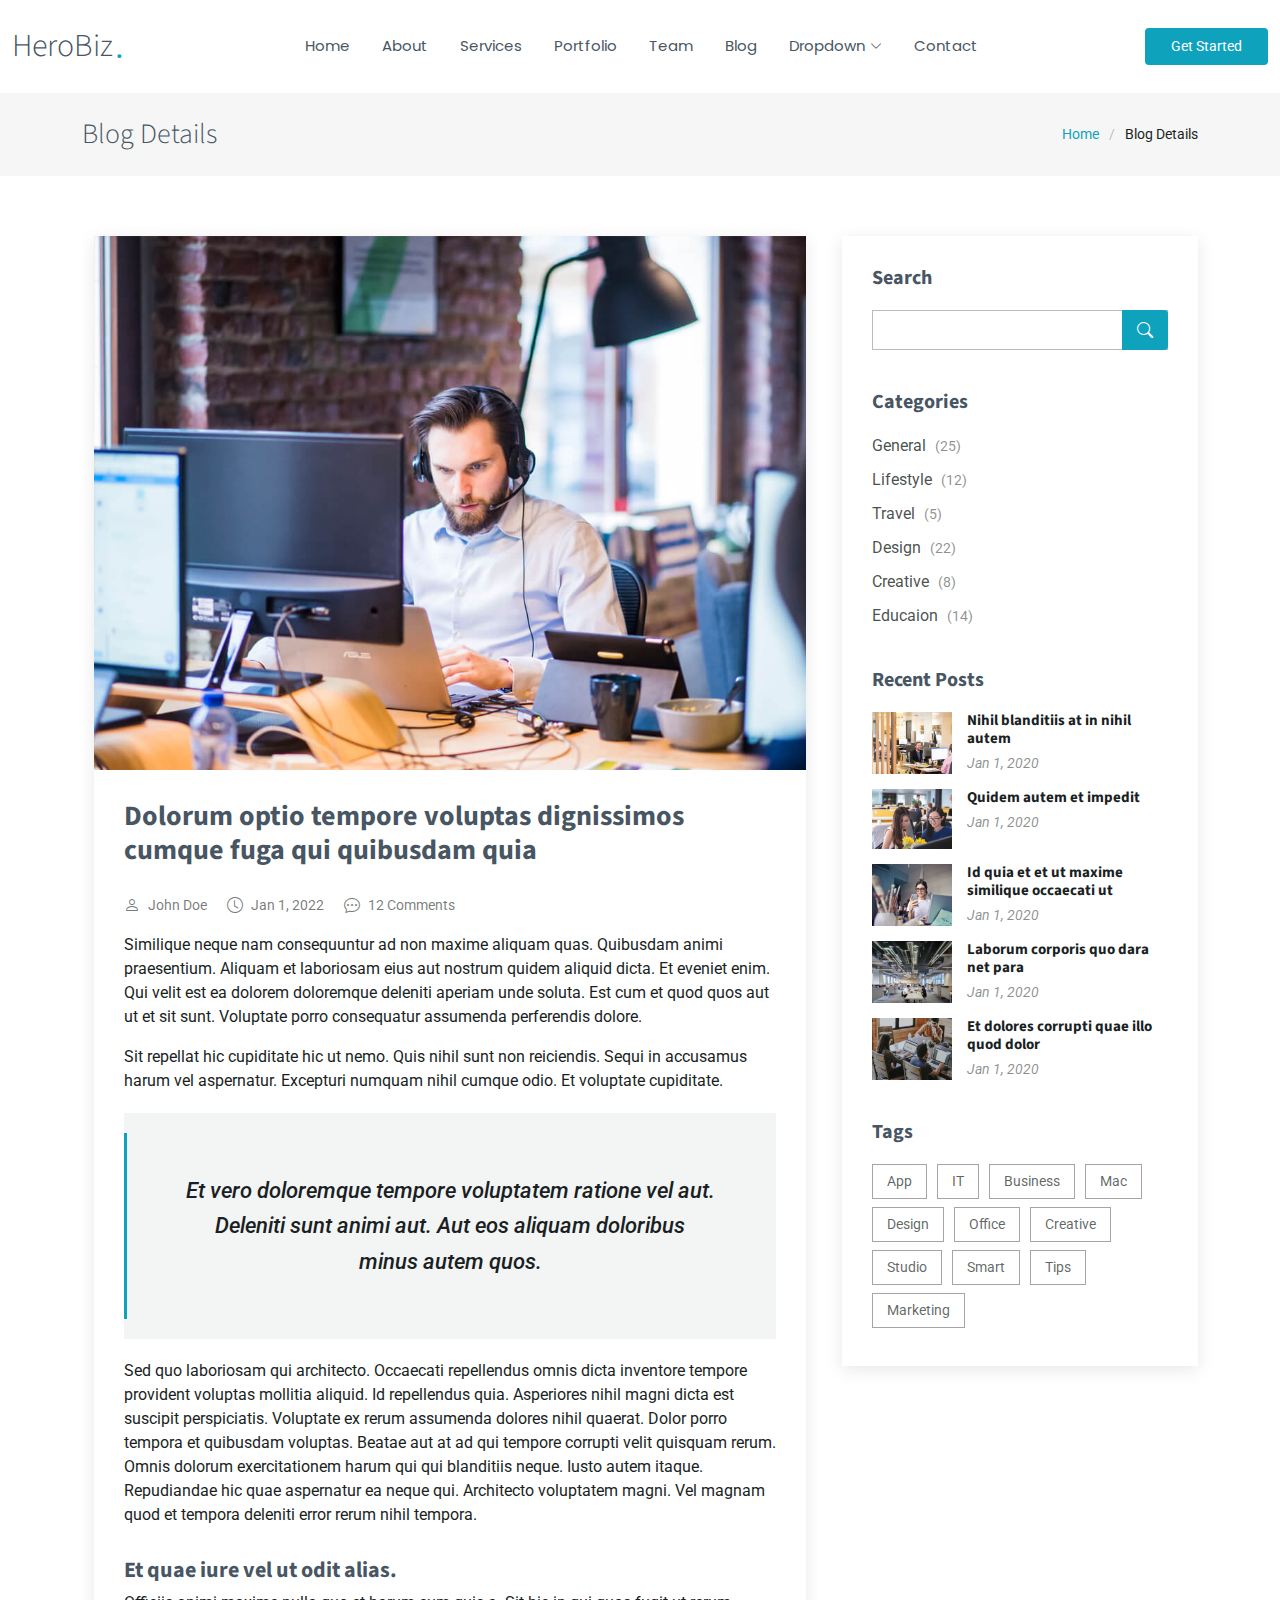
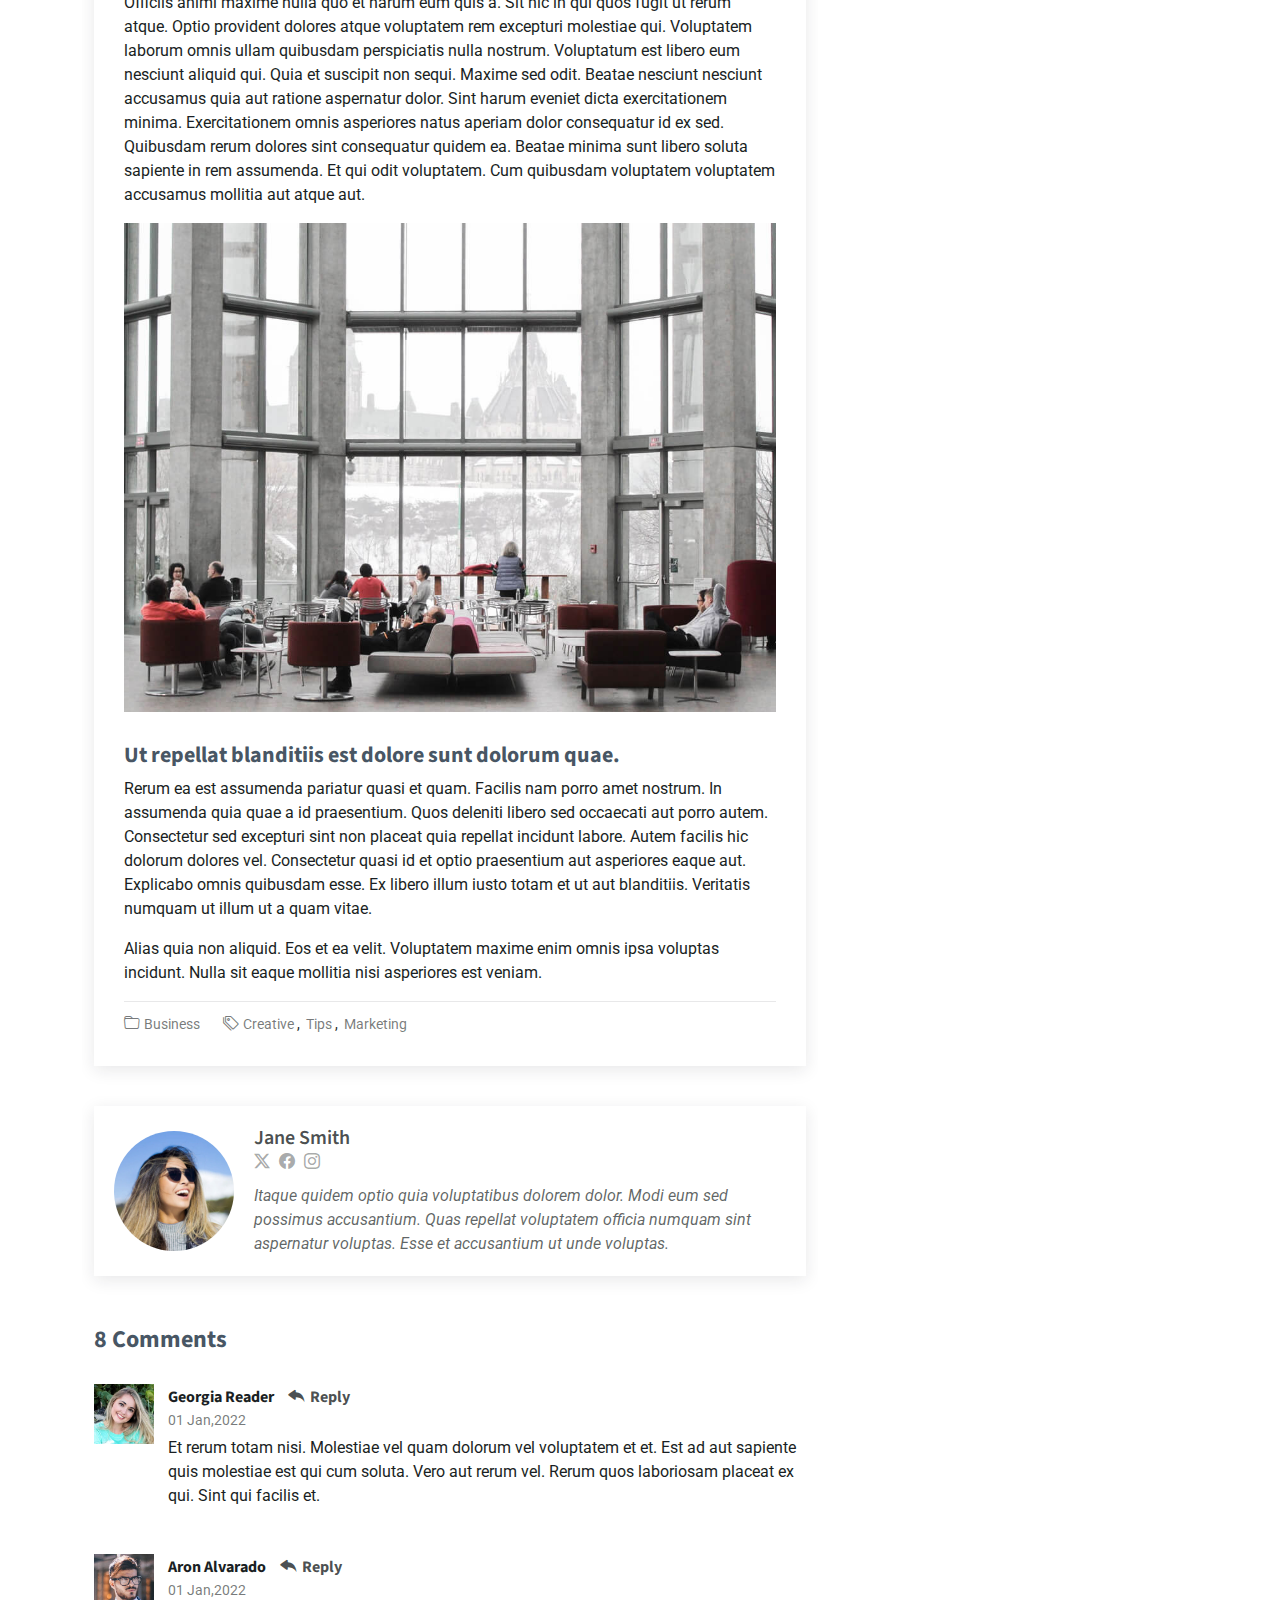
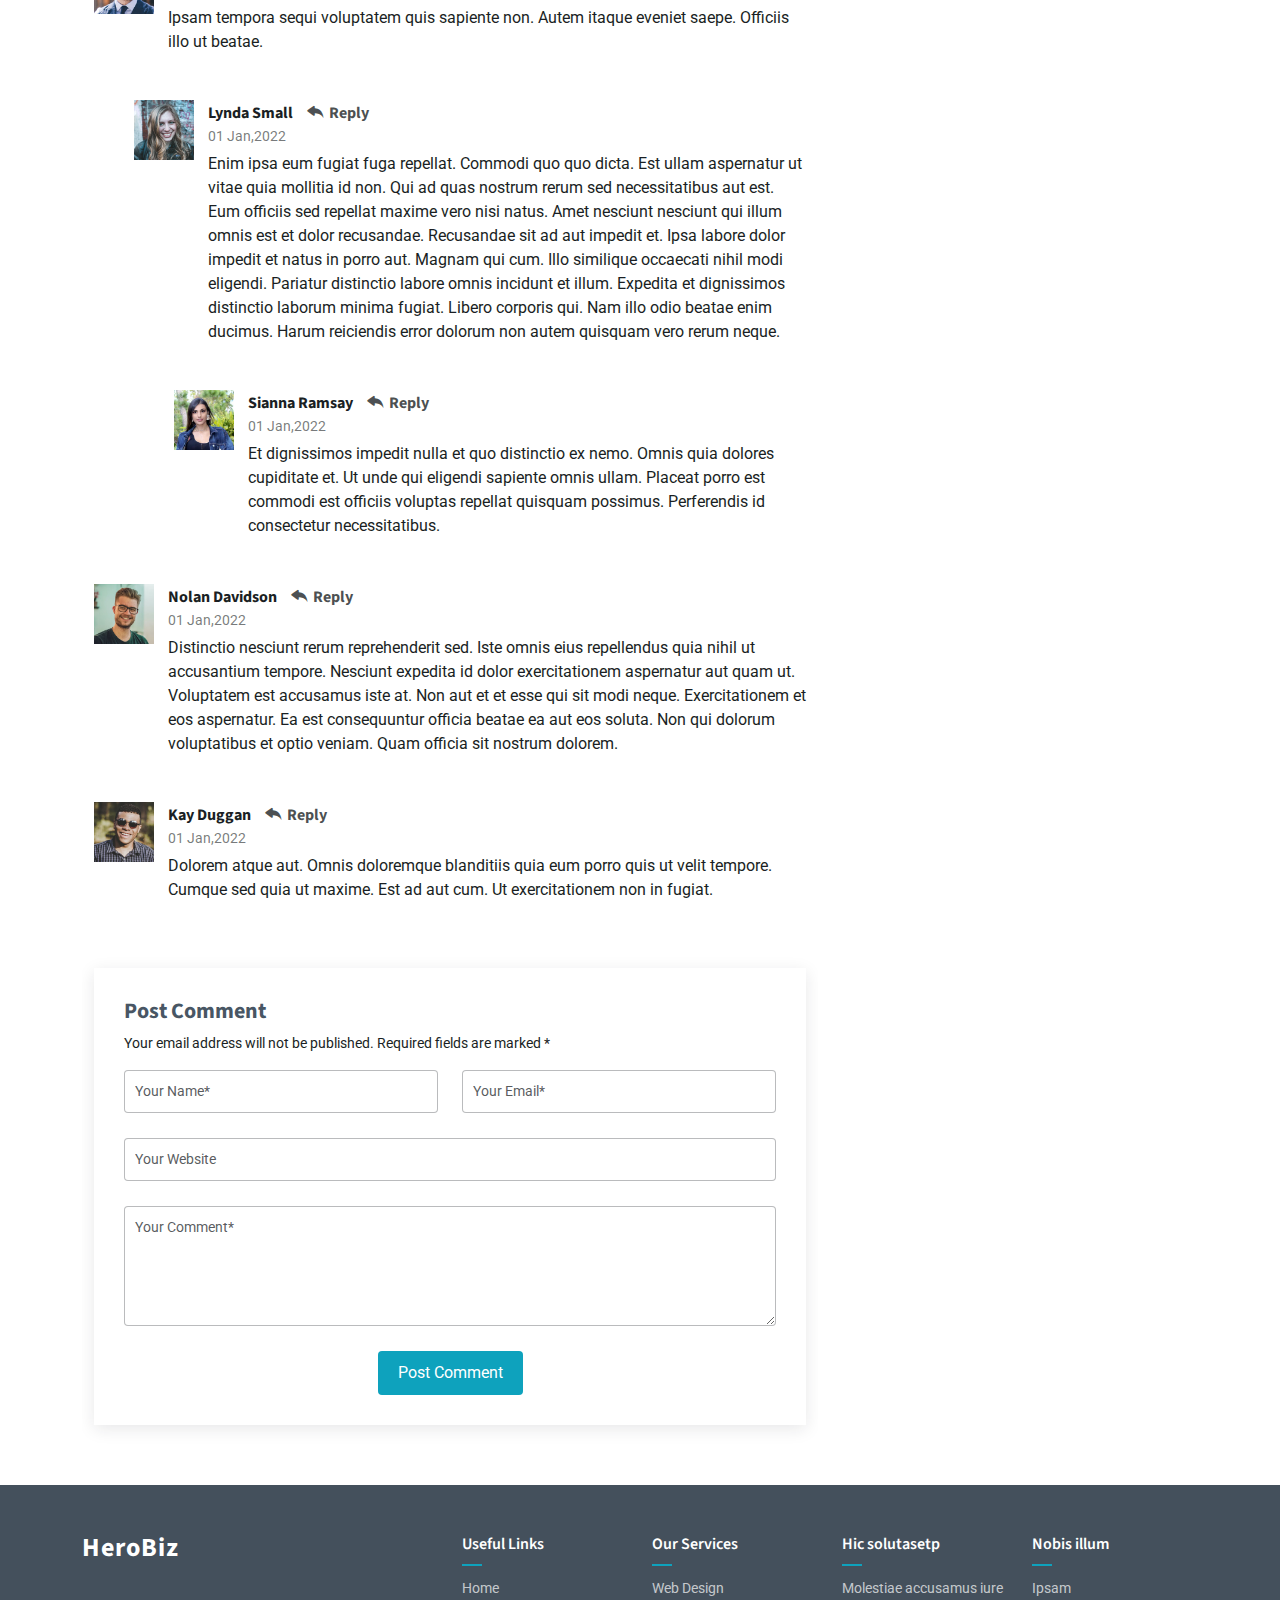
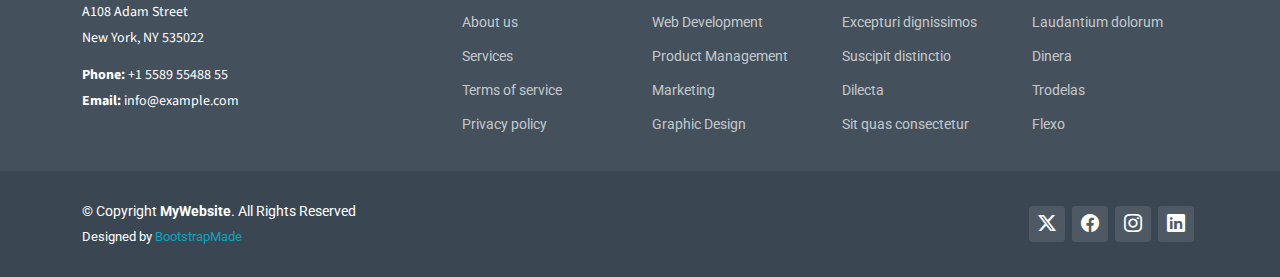
<file: blog-details.html>
<!DOCTYPE html>
<html lang="en">

<head>
  <meta charset="utf-8">
  <meta content="width=device-width, initial-scale=1.0" name="viewport">
  <title>Blog Details - HeroBiz Bootstrap Template</title>
  <meta content="" name="description">
  <meta content="" name="keywords">

  <!-- Favicons -->
  <link href="assets/img/favicon.png" rel="icon">
  <link href="assets/img/apple-touch-icon.png" rel="apple-touch-icon">

  <!-- Fonts -->
  <link href="https://fonts.googleapis.com" rel="preconnect">
  <link href="https://fonts.gstatic.com" rel="preconnect" crossorigin>
  <link href="https://fonts.googleapis.com/css2?family=Roboto:ital,wght@0,100;0,300;0,400;0,500;0,700;0,900;1,100;1,300;1,400;1,500;1,700;1,900&family=Poppins:ital,wght@0,100;0,200;0,300;0,400;0,500;0,600;0,700;0,800;0,900;1,100;1,200;1,300;1,400;1,500;1,600;1,700;1,800;1,900&family=Source+Sans+Pro:ital,wght@0,200;0,300;0,400;0,600;0,700;0,900;1,200;1,300;1,400;1,600;1,700;1,900&display=swap" rel="stylesheet">

  <!-- Vendor CSS Files -->
  <link href="assets/vendor/bootstrap/css/bootstrap.min.css" rel="stylesheet">
  <link href="assets/vendor/bootstrap-icons/bootstrap-icons.css" rel="stylesheet">
  <link href="assets/vendor/aos/aos.css" rel="stylesheet">
  <link href="assets/vendor/glightbox/css/glightbox.min.css" rel="stylesheet">
  <link href="assets/vendor/swiper/swiper-bundle.min.css" rel="stylesheet">

  <!-- Main CSS File -->
  <link href="assets/css/main.css" rel="stylesheet">

  <!-- =======================================================
  * Template Name: HeroBiz
  * Template URL: https://bootstrapmade.com/herobiz-bootstrap-business-template/
  * Updated: Jun 14 2024 with Bootstrap v5.3.3
  * Author: BootstrapMade.com
  * License: https://bootstrapmade.com/license/
  ======================================================== -->
</head>

<body class="blog-details-page">

  <header id="header" class="header d-flex align-items-center sticky-top">
    <div class="container-fluid position-relative d-flex align-items-center justify-content-between">

      <a href="index.html" class="logo d-flex align-items-center me-auto me-xl-0">
        <!-- Uncomment the line below if you also wish to use an image logo -->
        <!-- <img src="assets/img/logo.png" alt=""> -->
        <h1 class="sitename">HeroBiz</h1>
        <span>.</span>
      </a>

      <nav id="navmenu" class="navmenu">
        <ul>
          <li><a href="#hero">Home<br></a></li>
          <li><a href="#about">About</a></li>
          <li><a href="#services">Services</a></li>
          <li><a href="#portfolio">Portfolio</a></li>
          <li><a href="#team">Team</a></li>
          <li><a href="blog.html">Blog</a></li>
          <li class="dropdown"><a href="#"><span>Dropdown</span> <i class="bi bi-chevron-down toggle-dropdown"></i></a>
            <ul>
              <li><a href="#">Dropdown 1</a></li>
              <li class="dropdown"><a href="#"><span>Deep Dropdown</span> <i class="bi bi-chevron-down toggle-dropdown"></i></a>
                <ul>
                  <li><a href="#">Deep Dropdown 1</a></li>
                  <li><a href="#">Deep Dropdown 2</a></li>
                  <li><a href="#">Deep Dropdown 3</a></li>
                  <li><a href="#">Deep Dropdown 4</a></li>
                  <li><a href="#">Deep Dropdown 5</a></li>
                </ul>
              </li>
              <li><a href="#">Dropdown 2</a></li>
              <li><a href="#">Dropdown 3</a></li>
              <li><a href="#">Dropdown 4</a></li>
            </ul>
          </li>
          <li><a href="#contact">Contact</a></li>
        </ul>
        <i class="mobile-nav-toggle d-xl-none bi bi-list"></i>
      </nav>

      <a class="btn-getstarted" href="index.html#about">Get Started</a>

    </div>
  </header>

  <main class="main">

    <!-- Page Title -->
    <div class="page-title">
      <div class="container d-lg-flex justify-content-between align-items-center">
        <h1 class="mb-2 mb-lg-0">Blog Details</h1>
        <nav class="breadcrumbs">
          <ol>
            <li><a href="index.html">Home</a></li>
            <li class="current">Blog Details</li>
          </ol>
        </nav>
      </div>
    </div><!-- End Page Title -->

    <div class="container">
      <div class="row">

        <div class="col-lg-8">

          <!-- Blog Details Section -->
          <div id="blog-details" class="blog-details section">
            <div class="container">

              <article class="article">

                <div class="post-img">
                  <img src="assets/img/blog/blog-1.jpg" alt="" class="img-fluid">
                </div>

                <h2 class="title">Dolorum optio tempore voluptas dignissimos cumque fuga qui quibusdam quia</h2>

                <div class="meta-top">
                  <ul>
                    <li class="d-flex align-items-center"><i class="bi bi-person"></i> <a href="blog-details.html">John Doe</a></li>
                    <li class="d-flex align-items-center"><i class="bi bi-clock"></i> <a href="blog-details.html"><time datetime="2020-01-01">Jan 1, 2022</time></a></li>
                    <li class="d-flex align-items-center"><i class="bi bi-chat-dots"></i> <a href="blog-details.html">12 Comments</a></li>
                  </ul>
                </div><!-- End meta top -->

                <div class="content">
                  <p>
                    Similique neque nam consequuntur ad non maxime aliquam quas. Quibusdam animi praesentium. Aliquam et laboriosam eius aut nostrum quidem aliquid dicta.
                    Et eveniet enim. Qui velit est ea dolorem doloremque deleniti aperiam unde soluta. Est cum et quod quos aut ut et sit sunt. Voluptate porro consequatur assumenda perferendis dolore.
                  </p>

                  <p>
                    Sit repellat hic cupiditate hic ut nemo. Quis nihil sunt non reiciendis. Sequi in accusamus harum vel aspernatur. Excepturi numquam nihil cumque odio. Et voluptate cupiditate.
                  </p>

                  <blockquote>
                    <p>
                      Et vero doloremque tempore voluptatem ratione vel aut. Deleniti sunt animi aut. Aut eos aliquam doloribus minus autem quos.
                    </p>
                  </blockquote>

                  <p>
                    Sed quo laboriosam qui architecto. Occaecati repellendus omnis dicta inventore tempore provident voluptas mollitia aliquid. Id repellendus quia. Asperiores nihil magni dicta est suscipit perspiciatis. Voluptate ex rerum assumenda dolores nihil quaerat.
                    Dolor porro tempora et quibusdam voluptas. Beatae aut at ad qui tempore corrupti velit quisquam rerum. Omnis dolorum exercitationem harum qui qui blanditiis neque.
                    Iusto autem itaque. Repudiandae hic quae aspernatur ea neque qui. Architecto voluptatem magni. Vel magnam quod et tempora deleniti error rerum nihil tempora.
                  </p>

                  <h3>Et quae iure vel ut odit alias.</h3>
                  <p>
                    Officiis animi maxime nulla quo et harum eum quis a. Sit hic in qui quos fugit ut rerum atque. Optio provident dolores atque voluptatem rem excepturi molestiae qui. Voluptatem laborum omnis ullam quibusdam perspiciatis nulla nostrum. Voluptatum est libero eum nesciunt aliquid qui.
                    Quia et suscipit non sequi. Maxime sed odit. Beatae nesciunt nesciunt accusamus quia aut ratione aspernatur dolor. Sint harum eveniet dicta exercitationem minima. Exercitationem omnis asperiores natus aperiam dolor consequatur id ex sed. Quibusdam rerum dolores sint consequatur quidem ea.
                    Beatae minima sunt libero soluta sapiente in rem assumenda. Et qui odit voluptatem. Cum quibusdam voluptatem voluptatem accusamus mollitia aut atque aut.
                  </p>
                  <img src="assets/img/blog/blog-inside-post.jpg" class="img-fluid" alt="">

                  <h3>Ut repellat blanditiis est dolore sunt dolorum quae.</h3>
                  <p>
                    Rerum ea est assumenda pariatur quasi et quam. Facilis nam porro amet nostrum. In assumenda quia quae a id praesentium. Quos deleniti libero sed occaecati aut porro autem. Consectetur sed excepturi sint non placeat quia repellat incidunt labore. Autem facilis hic dolorum dolores vel.
                    Consectetur quasi id et optio praesentium aut asperiores eaque aut. Explicabo omnis quibusdam esse. Ex libero illum iusto totam et ut aut blanditiis. Veritatis numquam ut illum ut a quam vitae.
                  </p>
                  <p>
                    Alias quia non aliquid. Eos et ea velit. Voluptatem maxime enim omnis ipsa voluptas incidunt. Nulla sit eaque mollitia nisi asperiores est veniam.
                  </p>

                </div><!-- End post content -->

                <div class="meta-bottom">
                  <i class="bi bi-folder"></i>
                  <ul class="cats">
                    <li><a href="#">Business</a></li>
                  </ul>

                  <i class="bi bi-tags"></i>
                  <ul class="tags">
                    <li><a href="#">Creative</a></li>
                    <li><a href="#">Tips</a></li>
                    <li><a href="#">Marketing</a></li>
                  </ul>
                </div><!-- End meta bottom -->

              </article>

            </div>
          </div><!-- /Blog Details Section -->

          <!-- Blog Author Section -->
          <section id="blog-author" class="blog-author section">

            <div class="container">
              <div class="author-container d-flex align-items-center">
                <img src="assets/img/blog/blog-author.jpg" class="rounded-circle flex-shrink-0" alt="">
                <div>
                  <h4>Jane Smith</h4>
                  <div class="social-links">
                    <a href="https://x.com/#"><i class="bi bi-twitter-x"></i></a>
                    <a href="https://facebook.com/#"><i class="bi bi-facebook"></i></a>
                    <a href="https://instagram.com/#"><i class="biu bi-instagram"></i></a>
                  </div>
                  <p>
                    Itaque quidem optio quia voluptatibus dolorem dolor. Modi eum sed possimus accusantium. Quas repellat voluptatem officia numquam sint aspernatur voluptas. Esse et accusantium ut unde voluptas.
                  </p>
                </div>
              </div>
            </div>

          </section><!-- /Blog Author Section -->

          <!-- Blog Comments Section -->
          <section id="blog-comments" class="blog-comments section">

            <div class="container">

              <h4 class="comments-count">8 Comments</h4>

              <div id="comment-1" class="comment">
                <div class="d-flex">
                  <div class="comment-img"><img src="assets/img/blog/comments-1.jpg" alt=""></div>
                  <div>
                    <h5><a href="">Georgia Reader</a> <a href="#" class="reply"><i class="bi bi-reply-fill"></i> Reply</a></h5>
                    <time datetime="2020-01-01">01 Jan,2022</time>
                    <p>
                      Et rerum totam nisi. Molestiae vel quam dolorum vel voluptatem et et. Est ad aut sapiente quis molestiae est qui cum soluta.
                      Vero aut rerum vel. Rerum quos laboriosam placeat ex qui. Sint qui facilis et.
                    </p>
                  </div>
                </div>
              </div><!-- End comment #1 -->

              <div id="comment-2" class="comment">
                <div class="d-flex">
                  <div class="comment-img"><img src="assets/img/blog/comments-2.jpg" alt=""></div>
                  <div>
                    <h5><a href="">Aron Alvarado</a> <a href="#" class="reply"><i class="bi bi-reply-fill"></i> Reply</a></h5>
                    <time datetime="2020-01-01">01 Jan,2022</time>
                    <p>
                      Ipsam tempora sequi voluptatem quis sapiente non. Autem itaque eveniet saepe. Officiis illo ut beatae.
                    </p>
                  </div>
                </div>

                <div id="comment-reply-1" class="comment comment-reply">
                  <div class="d-flex">
                    <div class="comment-img"><img src="assets/img/blog/comments-3.jpg" alt=""></div>
                    <div>
                      <h5><a href="">Lynda Small</a> <a href="#" class="reply"><i class="bi bi-reply-fill"></i> Reply</a></h5>
                      <time datetime="2020-01-01">01 Jan,2022</time>
                      <p>
                        Enim ipsa eum fugiat fuga repellat. Commodi quo quo dicta. Est ullam aspernatur ut vitae quia mollitia id non. Qui ad quas nostrum rerum sed necessitatibus aut est. Eum officiis sed repellat maxime vero nisi natus. Amet nesciunt nesciunt qui illum omnis est et dolor recusandae.

                        Recusandae sit ad aut impedit et. Ipsa labore dolor impedit et natus in porro aut. Magnam qui cum. Illo similique occaecati nihil modi eligendi. Pariatur distinctio labore omnis incidunt et illum. Expedita et dignissimos distinctio laborum minima fugiat.

                        Libero corporis qui. Nam illo odio beatae enim ducimus. Harum reiciendis error dolorum non autem quisquam vero rerum neque.
                      </p>
                    </div>
                  </div>

                  <div id="comment-reply-2" class="comment comment-reply">
                    <div class="d-flex">
                      <div class="comment-img"><img src="assets/img/blog/comments-4.jpg" alt=""></div>
                      <div>
                        <h5><a href="">Sianna Ramsay</a> <a href="#" class="reply"><i class="bi bi-reply-fill"></i> Reply</a></h5>
                        <time datetime="2020-01-01">01 Jan,2022</time>
                        <p>
                          Et dignissimos impedit nulla et quo distinctio ex nemo. Omnis quia dolores cupiditate et. Ut unde qui eligendi sapiente omnis ullam. Placeat porro est commodi est officiis voluptas repellat quisquam possimus. Perferendis id consectetur necessitatibus.
                        </p>
                      </div>
                    </div>

                  </div><!-- End comment reply #2-->

                </div><!-- End comment reply #1-->

              </div><!-- End comment #2-->

              <div id="comment-3" class="comment">
                <div class="d-flex">
                  <div class="comment-img"><img src="assets/img/blog/comments-5.jpg" alt=""></div>
                  <div>
                    <h5><a href="">Nolan Davidson</a> <a href="#" class="reply"><i class="bi bi-reply-fill"></i> Reply</a></h5>
                    <time datetime="2020-01-01">01 Jan,2022</time>
                    <p>
                      Distinctio nesciunt rerum reprehenderit sed. Iste omnis eius repellendus quia nihil ut accusantium tempore. Nesciunt expedita id dolor exercitationem aspernatur aut quam ut. Voluptatem est accusamus iste at.
                      Non aut et et esse qui sit modi neque. Exercitationem et eos aspernatur. Ea est consequuntur officia beatae ea aut eos soluta. Non qui dolorum voluptatibus et optio veniam. Quam officia sit nostrum dolorem.
                    </p>
                  </div>
                </div>

              </div><!-- End comment #3 -->

              <div id="comment-4" class="comment">
                <div class="d-flex">
                  <div class="comment-img"><img src="assets/img/blog/comments-6.jpg" alt=""></div>
                  <div>
                    <h5><a href="">Kay Duggan</a> <a href="#" class="reply"><i class="bi bi-reply-fill"></i> Reply</a></h5>
                    <time datetime="2020-01-01">01 Jan,2022</time>
                    <p>
                      Dolorem atque aut. Omnis doloremque blanditiis quia eum porro quis ut velit tempore. Cumque sed quia ut maxime. Est ad aut cum. Ut exercitationem non in fugiat.
                    </p>
                  </div>
                </div>

              </div><!-- End comment #4 -->

            </div>

          </section><!-- /Blog Comments Section -->

          <!-- Comment Form Section -->
          <section id="comment-form" class="comment-form section">
            <div class="container">

              <form action="">

                <h4>Post Comment</h4>
                <p>Your email address will not be published. Required fields are marked * </p>
                <div class="row">
                  <div class="col-md-6 form-group">
                    <input name="name" type="text" class="form-control" placeholder="Your Name*">
                  </div>
                  <div class="col-md-6 form-group">
                    <input name="email" type="text" class="form-control" placeholder="Your Email*">
                  </div>
                </div>
                <div class="row">
                  <div class="col form-group">
                    <input name="website" type="text" class="form-control" placeholder="Your Website">
                  </div>
                </div>
                <div class="row">
                  <div class="col form-group">
                    <textarea name="comment" class="form-control" placeholder="Your Comment*"></textarea>
                  </div>
                </div>

                <div class="text-center">
                  <button type="submit" class="btn btn-primary">Post Comment</button>
                </div>

              </form>

            </div>
          </section><!-- /Comment Form Section -->

        </div>

        <div class="col-lg-4 sidebar">

          <div class="widgets-container">

            <!-- Search Widget -->
            <div class="search-widget widget-item">

              <h3 class="widget-title">Search</h3>
              <form action="">
                <input type="text">
                <button type="submit" title="Search"><i class="bi bi-search"></i></button>
              </form>

            </div><!--/Search Widget -->

            <!-- Categories Widget -->
            <div class="categories-widget widget-item">

              <h3 class="widget-title">Categories</h3>
              <ul class="mt-3">
                <li><a href="#">General <span>(25)</span></a></li>
                <li><a href="#">Lifestyle <span>(12)</span></a></li>
                <li><a href="#">Travel <span>(5)</span></a></li>
                <li><a href="#">Design <span>(22)</span></a></li>
                <li><a href="#">Creative <span>(8)</span></a></li>
                <li><a href="#">Educaion <span>(14)</span></a></li>
              </ul>

            </div><!--/Categories Widget -->

            <!-- Recent Posts Widget -->
            <div class="recent-posts-widget widget-item">

              <h3 class="widget-title">Recent Posts</h3>

              <div class="post-item">
                <img src="assets/img/blog/blog-recent-1.jpg" alt="" class="flex-shrink-0">
                <div>
                  <h4><a href="blog-details.html">Nihil blanditiis at in nihil autem</a></h4>
                  <time datetime="2020-01-01">Jan 1, 2020</time>
                </div>
              </div><!-- End recent post item-->

              <div class="post-item">
                <img src="assets/img/blog/blog-recent-2.jpg" alt="" class="flex-shrink-0">
                <div>
                  <h4><a href="blog-details.html">Quidem autem et impedit</a></h4>
                  <time datetime="2020-01-01">Jan 1, 2020</time>
                </div>
              </div><!-- End recent post item-->

              <div class="post-item">
                <img src="assets/img/blog/blog-recent-3.jpg" alt="" class="flex-shrink-0">
                <div>
                  <h4><a href="blog-details.html">Id quia et et ut maxime similique occaecati ut</a></h4>
                  <time datetime="2020-01-01">Jan 1, 2020</time>
                </div>
              </div><!-- End recent post item-->

              <div class="post-item">
                <img src="assets/img/blog/blog-recent-4.jpg" alt="" class="flex-shrink-0">
                <div>
                  <h4><a href="blog-details.html">Laborum corporis quo dara net para</a></h4>
                  <time datetime="2020-01-01">Jan 1, 2020</time>
                </div>
              </div><!-- End recent post item-->

              <div class="post-item">
                <img src="assets/img/blog/blog-recent-5.jpg" alt="" class="flex-shrink-0">
                <div>
                  <h4><a href="blog-details.html">Et dolores corrupti quae illo quod dolor</a></h4>
                  <time datetime="2020-01-01">Jan 1, 2020</time>
                </div>
              </div><!-- End recent post item-->

            </div><!--/Recent Posts Widget -->

            <!-- Tags Widget -->
            <div class="tags-widget widget-item">

              <h3 class="widget-title">Tags</h3>
              <ul>
                <li><a href="#">App</a></li>
                <li><a href="#">IT</a></li>
                <li><a href="#">Business</a></li>
                <li><a href="#">Mac</a></li>
                <li><a href="#">Design</a></li>
                <li><a href="#">Office</a></li>
                <li><a href="#">Creative</a></li>
                <li><a href="#">Studio</a></li>
                <li><a href="#">Smart</a></li>
                <li><a href="#">Tips</a></li>
                <li><a href="#">Marketing</a></li>
              </ul>

            </div><!--/Tags Widget -->

          </div>

        </div>

      </div>
    </div>

  </main>

  <footer id="footer" class="footer">

    <div class="footer-top">
      <div class="container">
        <div class="row gy-4">
          <div class="col-lg-4 col-md-6 footer-about">
            <a href="index.html" class="logo d-flex align-items-center">
              <span class="sitename">HeroBiz</span>
            </a>
            <div class="footer-contact pt-3">
              <p>A108 Adam Street</p>
              <p>New York, NY 535022</p>
              <p class="mt-3"><strong>Phone:</strong> <span>+1 5589 55488 55</span></p>
              <p><strong>Email:</strong> <span>info@example.com</span></p>
            </div>
          </div>

          <div class="col-lg-2 col-md-3 footer-links">
            <h4>Useful Links</h4>
            <ul>
              <li><a href="#">Home</a></li>
              <li><a href="#">About us</a></li>
              <li><a href="#">Services</a></li>
              <li><a href="#">Terms of service</a></li>
              <li><a href="#">Privacy policy</a></li>
            </ul>
          </div>

          <div class="col-lg-2 col-md-3 footer-links">
            <h4>Our Services</h4>
            <ul>
              <li><a href="#">Web Design</a></li>
              <li><a href="#">Web Development</a></li>
              <li><a href="#">Product Management</a></li>
              <li><a href="#">Marketing</a></li>
              <li><a href="#">Graphic Design</a></li>
            </ul>
          </div>

          <div class="col-lg-2 col-md-3 footer-links">
            <h4>Hic solutasetp</h4>
            <ul>
              <li><a href="#">Molestiae accusamus iure</a></li>
              <li><a href="#">Excepturi dignissimos</a></li>
              <li><a href="#">Suscipit distinctio</a></li>
              <li><a href="#">Dilecta</a></li>
              <li><a href="#">Sit quas consectetur</a></li>
            </ul>
          </div>

          <div class="col-lg-2 col-md-3 footer-links">
            <h4>Nobis illum</h4>
            <ul>
              <li><a href="#">Ipsam</a></li>
              <li><a href="#">Laudantium dolorum</a></li>
              <li><a href="#">Dinera</a></li>
              <li><a href="#">Trodelas</a></li>
              <li><a href="#">Flexo</a></li>
            </ul>
          </div>

        </div>
      </div>
    </div>

    <div class="copyright text-center">
      <div class="container d-flex flex-column flex-lg-row justify-content-center justify-content-lg-between align-items-center">

        <div class="d-flex flex-column align-items-center align-items-lg-start">
          <div>
            © Copyright <strong><span>MyWebsite</span></strong>. All Rights Reserved
          </div>
          <div class="credits">
            <!-- All the links in the footer should remain intact. -->
            <!-- You can delete the links only if you purchased the pro version. -->
            <!-- Licensing information: https://bootstrapmade.com/license/ -->
            <!-- Purchase the pro version with working PHP/AJAX contact form: https://bootstrapmade.com/herobiz-bootstrap-business-template/ -->
            Designed by <a href="https://bootstrapmade.com/">BootstrapMade</a>
          </div>
        </div>

        <div class="social-links order-first order-lg-last mb-3 mb-lg-0">
          <a href=""><i class="bi bi-twitter-x"></i></a>
          <a href=""><i class="bi bi-facebook"></i></a>
          <a href=""><i class="bi bi-instagram"></i></a>
          <a href=""><i class="bi bi-linkedin"></i></a>
        </div>

      </div>
    </div>

  </footer>

  <!-- Scroll Top -->
  <a href="#" id="scroll-top" class="scroll-top d-flex align-items-center justify-content-center"><i class="bi bi-arrow-up-short"></i></a>

  <!-- Preloader -->
  <div id="preloader"></div>

  <!-- Vendor JS Files -->
  <script src="assets/vendor/bootstrap/js/bootstrap.bundle.min.js"></script>
  <script src="assets/vendor/php-email-form/validate.js"></script>
  <script src="assets/vendor/aos/aos.js"></script>
  <script src="assets/vendor/glightbox/js/glightbox.min.js"></script>
  <script src="assets/vendor/swiper/swiper-bundle.min.js"></script>
  <script src="assets/vendor/imagesloaded/imagesloaded.pkgd.min.js"></script>
  <script src="assets/vendor/isotope-layout/isotope.pkgd.min.js"></script>

  <!-- Main JS File -->
  <script src="assets/js/main.js"></script>

</body>

</html>
</file>
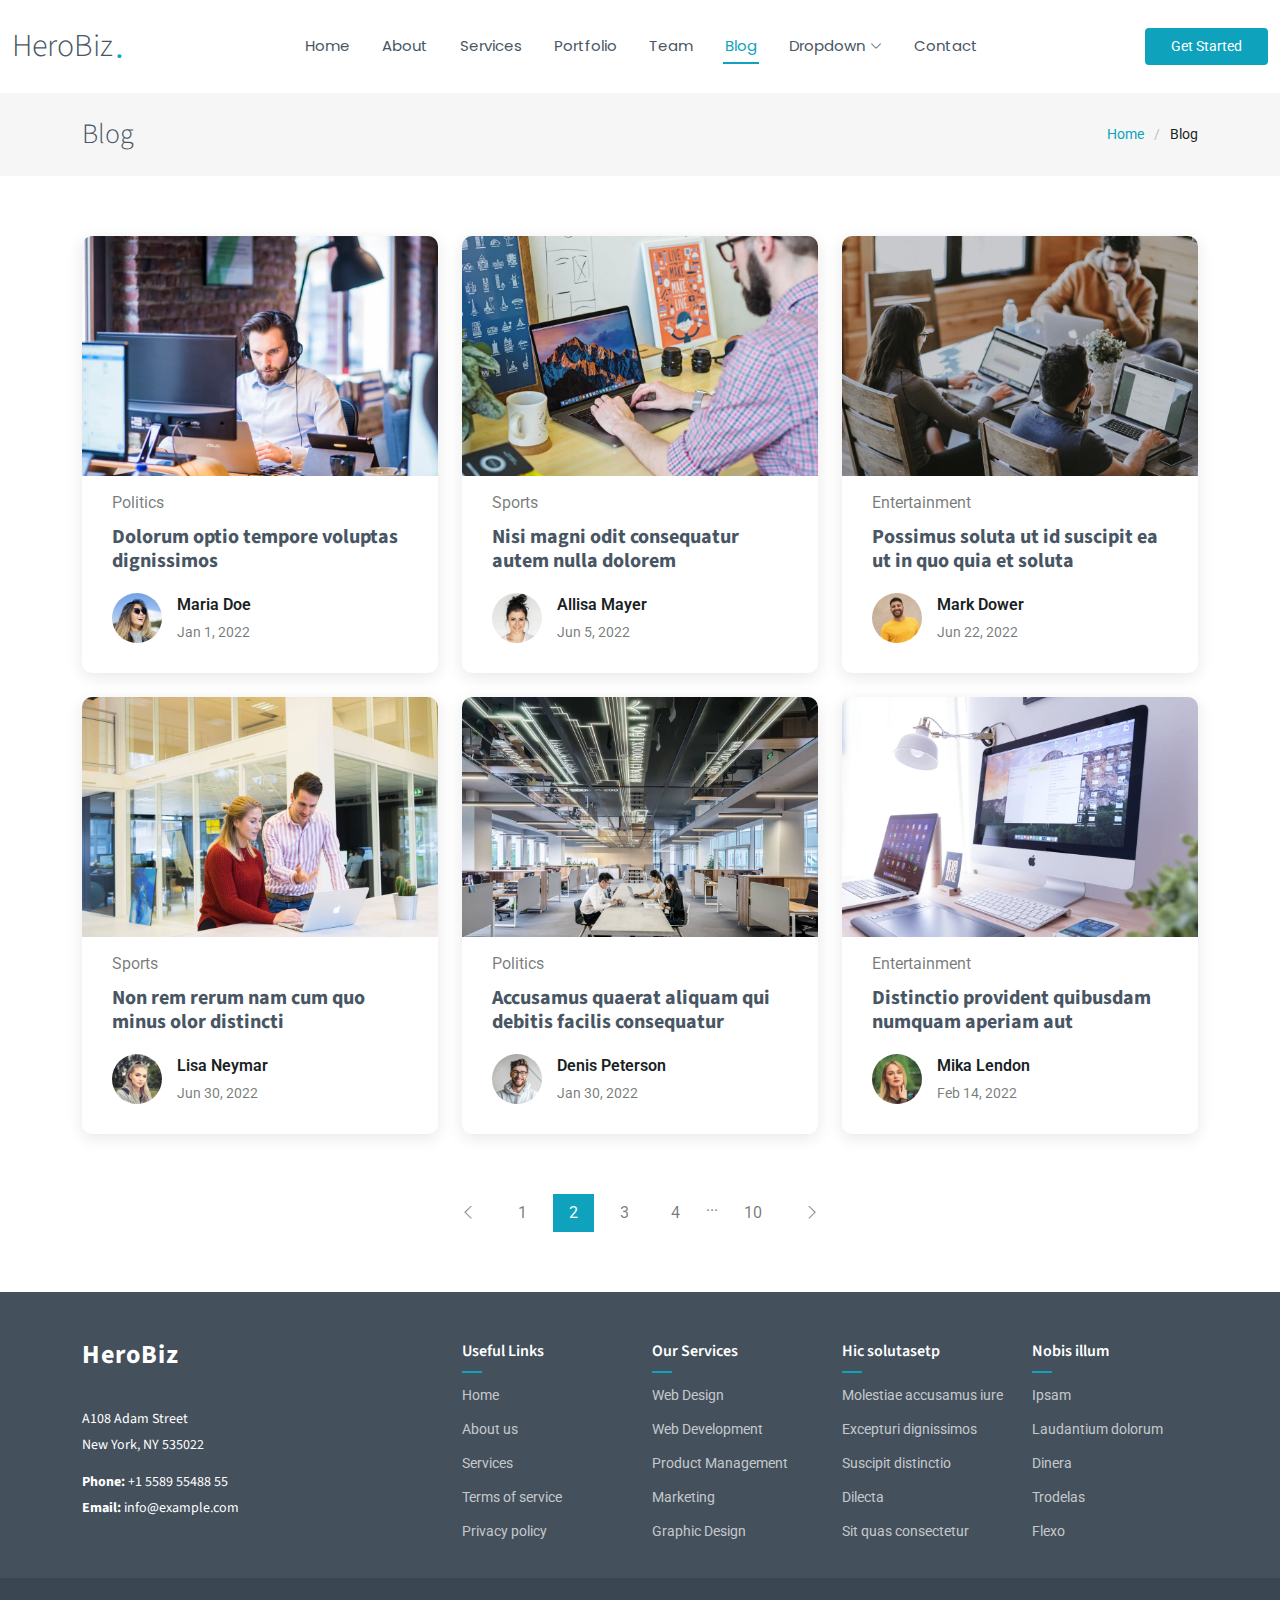
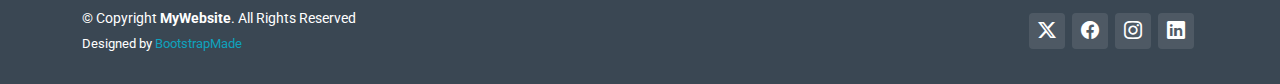
<file: blog.html>
<!DOCTYPE html>
<html lang="en">

<head>
  <meta charset="utf-8">
  <meta content="width=device-width, initial-scale=1.0" name="viewport">
  <title>Blog - HeroBiz Bootstrap Template</title>
  <meta content="" name="description">
  <meta content="" name="keywords">

  <!-- Favicons -->
  <link href="assets/img/favicon.png" rel="icon">
  <link href="assets/img/apple-touch-icon.png" rel="apple-touch-icon">

  <!-- Fonts -->
  <link href="https://fonts.googleapis.com" rel="preconnect">
  <link href="https://fonts.gstatic.com" rel="preconnect" crossorigin>
  <link href="https://fonts.googleapis.com/css2?family=Roboto:ital,wght@0,100;0,300;0,400;0,500;0,700;0,900;1,100;1,300;1,400;1,500;1,700;1,900&family=Poppins:ital,wght@0,100;0,200;0,300;0,400;0,500;0,600;0,700;0,800;0,900;1,100;1,200;1,300;1,400;1,500;1,600;1,700;1,800;1,900&family=Source+Sans+Pro:ital,wght@0,200;0,300;0,400;0,600;0,700;0,900;1,200;1,300;1,400;1,600;1,700;1,900&display=swap" rel="stylesheet">

  <!-- Vendor CSS Files -->
  <link href="assets/vendor/bootstrap/css/bootstrap.min.css" rel="stylesheet">
  <link href="assets/vendor/bootstrap-icons/bootstrap-icons.css" rel="stylesheet">
  <link href="assets/vendor/aos/aos.css" rel="stylesheet">
  <link href="assets/vendor/glightbox/css/glightbox.min.css" rel="stylesheet">
  <link href="assets/vendor/swiper/swiper-bundle.min.css" rel="stylesheet">

  <!-- Main CSS File -->
  <link href="assets/css/main.css" rel="stylesheet">

  <!-- =======================================================
  * Template Name: HeroBiz
  * Template URL: https://bootstrapmade.com/herobiz-bootstrap-business-template/
  * Updated: Jun 14 2024 with Bootstrap v5.3.3
  * Author: BootstrapMade.com
  * License: https://bootstrapmade.com/license/
  ======================================================== -->
</head>

<body class="blog-page">

  <header id="header" class="header d-flex align-items-center sticky-top">
    <div class="container-fluid position-relative d-flex align-items-center justify-content-between">

      <a href="index.html" class="logo d-flex align-items-center me-auto me-xl-0">
        <!-- Uncomment the line below if you also wish to use an image logo -->
        <!-- <img src="assets/img/logo.png" alt=""> -->
        <h1 class="sitename">HeroBiz</h1>
        <span>.</span>
      </a>

      <nav id="navmenu" class="navmenu">
        <ul>
          <li><a href="#hero">Home<br></a></li>
          <li><a href="#about">About</a></li>
          <li><a href="#services">Services</a></li>
          <li><a href="#portfolio">Portfolio</a></li>
          <li><a href="#team">Team</a></li>
          <li><a href="blog.html" class="active">Blog</a></li>
          <li class="dropdown"><a href="#"><span>Dropdown</span> <i class="bi bi-chevron-down toggle-dropdown"></i></a>
            <ul>
              <li><a href="#">Dropdown 1</a></li>
              <li class="dropdown"><a href="#"><span>Deep Dropdown</span> <i class="bi bi-chevron-down toggle-dropdown"></i></a>
                <ul>
                  <li><a href="#">Deep Dropdown 1</a></li>
                  <li><a href="#">Deep Dropdown 2</a></li>
                  <li><a href="#">Deep Dropdown 3</a></li>
                  <li><a href="#">Deep Dropdown 4</a></li>
                  <li><a href="#">Deep Dropdown 5</a></li>
                </ul>
              </li>
              <li><a href="#">Dropdown 2</a></li>
              <li><a href="#">Dropdown 3</a></li>
              <li><a href="#">Dropdown 4</a></li>
            </ul>
          </li>
          <li><a href="#contact">Contact</a></li>
        </ul>
        <i class="mobile-nav-toggle d-xl-none bi bi-list"></i>
      </nav>

      <a class="btn-getstarted" href="index.html#about">Get Started</a>

    </div>
  </header>

  <main class="main">

    <!-- Page Title -->
    <div class="page-title">
      <div class="container d-lg-flex justify-content-between align-items-center">
        <h1 class="mb-2 mb-lg-0">Blog</h1>
        <nav class="breadcrumbs">
          <ol>
            <li><a href="index.html">Home</a></li>
            <li class="current">Blog</li>
          </ol>
        </nav>
      </div>
    </div><!-- End Page Title -->

    <!-- Blog Posts Section -->
    <section id="blog-posts" class="blog-posts section">

      <div class="container">
        <div class="row gy-4">

          <div class="col-lg-4">
            <article>

              <div class="post-img">
                <img src="assets/img/blog/blog-1.jpg" alt="" class="img-fluid">
              </div>

              <p class="post-category">Politics</p>

              <h2 class="title">
                <a href="blog-details.html">Dolorum optio tempore voluptas dignissimos</a>
              </h2>

              <div class="d-flex align-items-center">
                <img src="assets/img/blog/blog-author.jpg" alt="" class="img-fluid post-author-img flex-shrink-0">
                <div class="post-meta">
                  <p class="post-author">Maria Doe</p>
                  <p class="post-date">
                    <time datetime="2022-01-01">Jan 1, 2022</time>
                  </p>
                </div>
              </div>

            </article>
          </div><!-- End post list item -->

          <div class="col-lg-4">
            <article>

              <div class="post-img">
                <img src="assets/img/blog/blog-2.jpg" alt="" class="img-fluid">
              </div>

              <p class="post-category">Sports</p>

              <h2 class="title">
                <a href="blog-details.html">Nisi magni odit consequatur autem nulla dolorem</a>
              </h2>

              <div class="d-flex align-items-center">
                <img src="assets/img/blog/blog-author-2.jpg" alt="" class="img-fluid post-author-img flex-shrink-0">
                <div class="post-meta">
                  <p class="post-author">Allisa Mayer</p>
                  <p class="post-date">
                    <time datetime="2022-01-01">Jun 5, 2022</time>
                  </p>
                </div>
              </div>

            </article>
          </div><!-- End post list item -->

          <div class="col-lg-4">
            <article>

              <div class="post-img">
                <img src="assets/img/blog/blog-3.jpg" alt="" class="img-fluid">
              </div>

              <p class="post-category">Entertainment</p>

              <h2 class="title">
                <a href="blog-details.html">Possimus soluta ut id suscipit ea ut in quo quia et soluta</a>
              </h2>

              <div class="d-flex align-items-center">
                <img src="assets/img/blog/blog-author-3.jpg" alt="" class="img-fluid post-author-img flex-shrink-0">
                <div class="post-meta">
                  <p class="post-author">Mark Dower</p>
                  <p class="post-date">
                    <time datetime="2022-01-01">Jun 22, 2022</time>
                  </p>
                </div>
              </div>

            </article>
          </div><!-- End post list item -->

          <div class="col-lg-4">
            <article>

              <div class="post-img">
                <img src="assets/img/blog/blog-4.jpg" alt="" class="img-fluid">
              </div>

              <p class="post-category">Sports</p>

              <h2 class="title">
                <a href="blog-details.html">Non rem rerum nam cum quo minus olor distincti</a>
              </h2>

              <div class="d-flex align-items-center">
                <img src="assets/img/blog/blog-author-4.jpg" alt="" class="img-fluid post-author-img flex-shrink-0">
                <div class="post-meta">
                  <p class="post-author">Lisa Neymar</p>
                  <p class="post-date">
                    <time datetime="2022-01-01">Jun 30, 2022</time>
                  </p>
                </div>
              </div>

            </article>
          </div><!-- End post list item -->

          <div class="col-lg-4">
            <article>

              <div class="post-img">
                <img src="assets/img/blog/blog-5.jpg" alt="" class="img-fluid">
              </div>

              <p class="post-category">Politics</p>

              <h2 class="title">
                <a href="blog-details.html">Accusamus quaerat aliquam qui debitis facilis consequatur</a>
              </h2>

              <div class="d-flex align-items-center">
                <img src="assets/img/blog/blog-author-5.jpg" alt="" class="img-fluid post-author-img flex-shrink-0">
                <div class="post-meta">
                  <p class="post-author">Denis Peterson</p>
                  <p class="post-date">
                    <time datetime="2022-01-01">Jan 30, 2022</time>
                  </p>
                </div>
              </div>

            </article>
          </div><!-- End post list item -->

          <div class="col-lg-4">
            <article>

              <div class="post-img">
                <img src="assets/img/blog/blog-6.jpg" alt="" class="img-fluid">
              </div>

              <p class="post-category">Entertainment</p>

              <h2 class="title">
                <a href="blog-details.html">Distinctio provident quibusdam numquam aperiam aut</a>
              </h2>

              <div class="d-flex align-items-center">
                <img src="assets/img/blog/blog-author-6.jpg" alt="" class="img-fluid post-author-img flex-shrink-0">
                <div class="post-meta">
                  <p class="post-author">Mika Lendon</p>
                  <p class="post-date">
                    <time datetime="2022-01-01">Feb 14, 2022</time>
                  </p>
                </div>
              </div>

            </article>
          </div><!-- End post list item -->

        </div>
      </div>

    </section><!-- /Blog Posts Section -->

    <!-- Blog Pagination Section -->
    <section id="blog-pagination" class="blog-pagination section">

      <div class="container">
        <div class="d-flex justify-content-center">
          <ul>
            <li><a href="#"><i class="bi bi-chevron-left"></i></a></li>
            <li><a href="#">1</a></li>
            <li><a href="#" class="active">2</a></li>
            <li><a href="#">3</a></li>
            <li><a href="#">4</a></li>
            <li>...</li>
            <li><a href="#">10</a></li>
            <li><a href="#"><i class="bi bi-chevron-right"></i></a></li>
          </ul>
        </div>
      </div>

    </section><!-- /Blog Pagination Section -->

  </main>

  <footer id="footer" class="footer">

    <div class="footer-top">
      <div class="container">
        <div class="row gy-4">
          <div class="col-lg-4 col-md-6 footer-about">
            <a href="index.html" class="logo d-flex align-items-center">
              <span class="sitename">HeroBiz</span>
            </a>
            <div class="footer-contact pt-3">
              <p>A108 Adam Street</p>
              <p>New York, NY 535022</p>
              <p class="mt-3"><strong>Phone:</strong> <span>+1 5589 55488 55</span></p>
              <p><strong>Email:</strong> <span>info@example.com</span></p>
            </div>
          </div>

          <div class="col-lg-2 col-md-3 footer-links">
            <h4>Useful Links</h4>
            <ul>
              <li><a href="#">Home</a></li>
              <li><a href="#">About us</a></li>
              <li><a href="#">Services</a></li>
              <li><a href="#">Terms of service</a></li>
              <li><a href="#">Privacy policy</a></li>
            </ul>
          </div>

          <div class="col-lg-2 col-md-3 footer-links">
            <h4>Our Services</h4>
            <ul>
              <li><a href="#">Web Design</a></li>
              <li><a href="#">Web Development</a></li>
              <li><a href="#">Product Management</a></li>
              <li><a href="#">Marketing</a></li>
              <li><a href="#">Graphic Design</a></li>
            </ul>
          </div>

          <div class="col-lg-2 col-md-3 footer-links">
            <h4>Hic solutasetp</h4>
            <ul>
              <li><a href="#">Molestiae accusamus iure</a></li>
              <li><a href="#">Excepturi dignissimos</a></li>
              <li><a href="#">Suscipit distinctio</a></li>
              <li><a href="#">Dilecta</a></li>
              <li><a href="#">Sit quas consectetur</a></li>
            </ul>
          </div>

          <div class="col-lg-2 col-md-3 footer-links">
            <h4>Nobis illum</h4>
            <ul>
              <li><a href="#">Ipsam</a></li>
              <li><a href="#">Laudantium dolorum</a></li>
              <li><a href="#">Dinera</a></li>
              <li><a href="#">Trodelas</a></li>
              <li><a href="#">Flexo</a></li>
            </ul>
          </div>

        </div>
      </div>
    </div>

    <div class="copyright text-center">
      <div class="container d-flex flex-column flex-lg-row justify-content-center justify-content-lg-between align-items-center">

        <div class="d-flex flex-column align-items-center align-items-lg-start">
          <div>
            © Copyright <strong><span>MyWebsite</span></strong>. All Rights Reserved
          </div>
          <div class="credits">
            <!-- All the links in the footer should remain intact. -->
            <!-- You can delete the links only if you purchased the pro version. -->
            <!-- Licensing information: https://bootstrapmade.com/license/ -->
            <!-- Purchase the pro version with working PHP/AJAX contact form: https://bootstrapmade.com/herobiz-bootstrap-business-template/ -->
            Designed by <a href="https://bootstrapmade.com/">BootstrapMade</a>
          </div>
        </div>

        <div class="social-links order-first order-lg-last mb-3 mb-lg-0">
          <a href=""><i class="bi bi-twitter-x"></i></a>
          <a href=""><i class="bi bi-facebook"></i></a>
          <a href=""><i class="bi bi-instagram"></i></a>
          <a href=""><i class="bi bi-linkedin"></i></a>
        </div>

      </div>
    </div>

  </footer>

  <!-- Scroll Top -->
  <a href="#" id="scroll-top" class="scroll-top d-flex align-items-center justify-content-center"><i class="bi bi-arrow-up-short"></i></a>

  <!-- Preloader -->
  <div id="preloader"></div>

  <!-- Vendor JS Files -->
  <script src="assets/vendor/bootstrap/js/bootstrap.bundle.min.js"></script>
  <script src="assets/vendor/php-email-form/validate.js"></script>
  <script src="assets/vendor/aos/aos.js"></script>
  <script src="assets/vendor/glightbox/js/glightbox.min.js"></script>
  <script src="assets/vendor/swiper/swiper-bundle.min.js"></script>
  <script src="assets/vendor/imagesloaded/imagesloaded.pkgd.min.js"></script>
  <script src="assets/vendor/isotope-layout/isotope.pkgd.min.js"></script>

  <!-- Main JS File -->
  <script src="assets/js/main.js"></script>

</body>

</html>
</file>
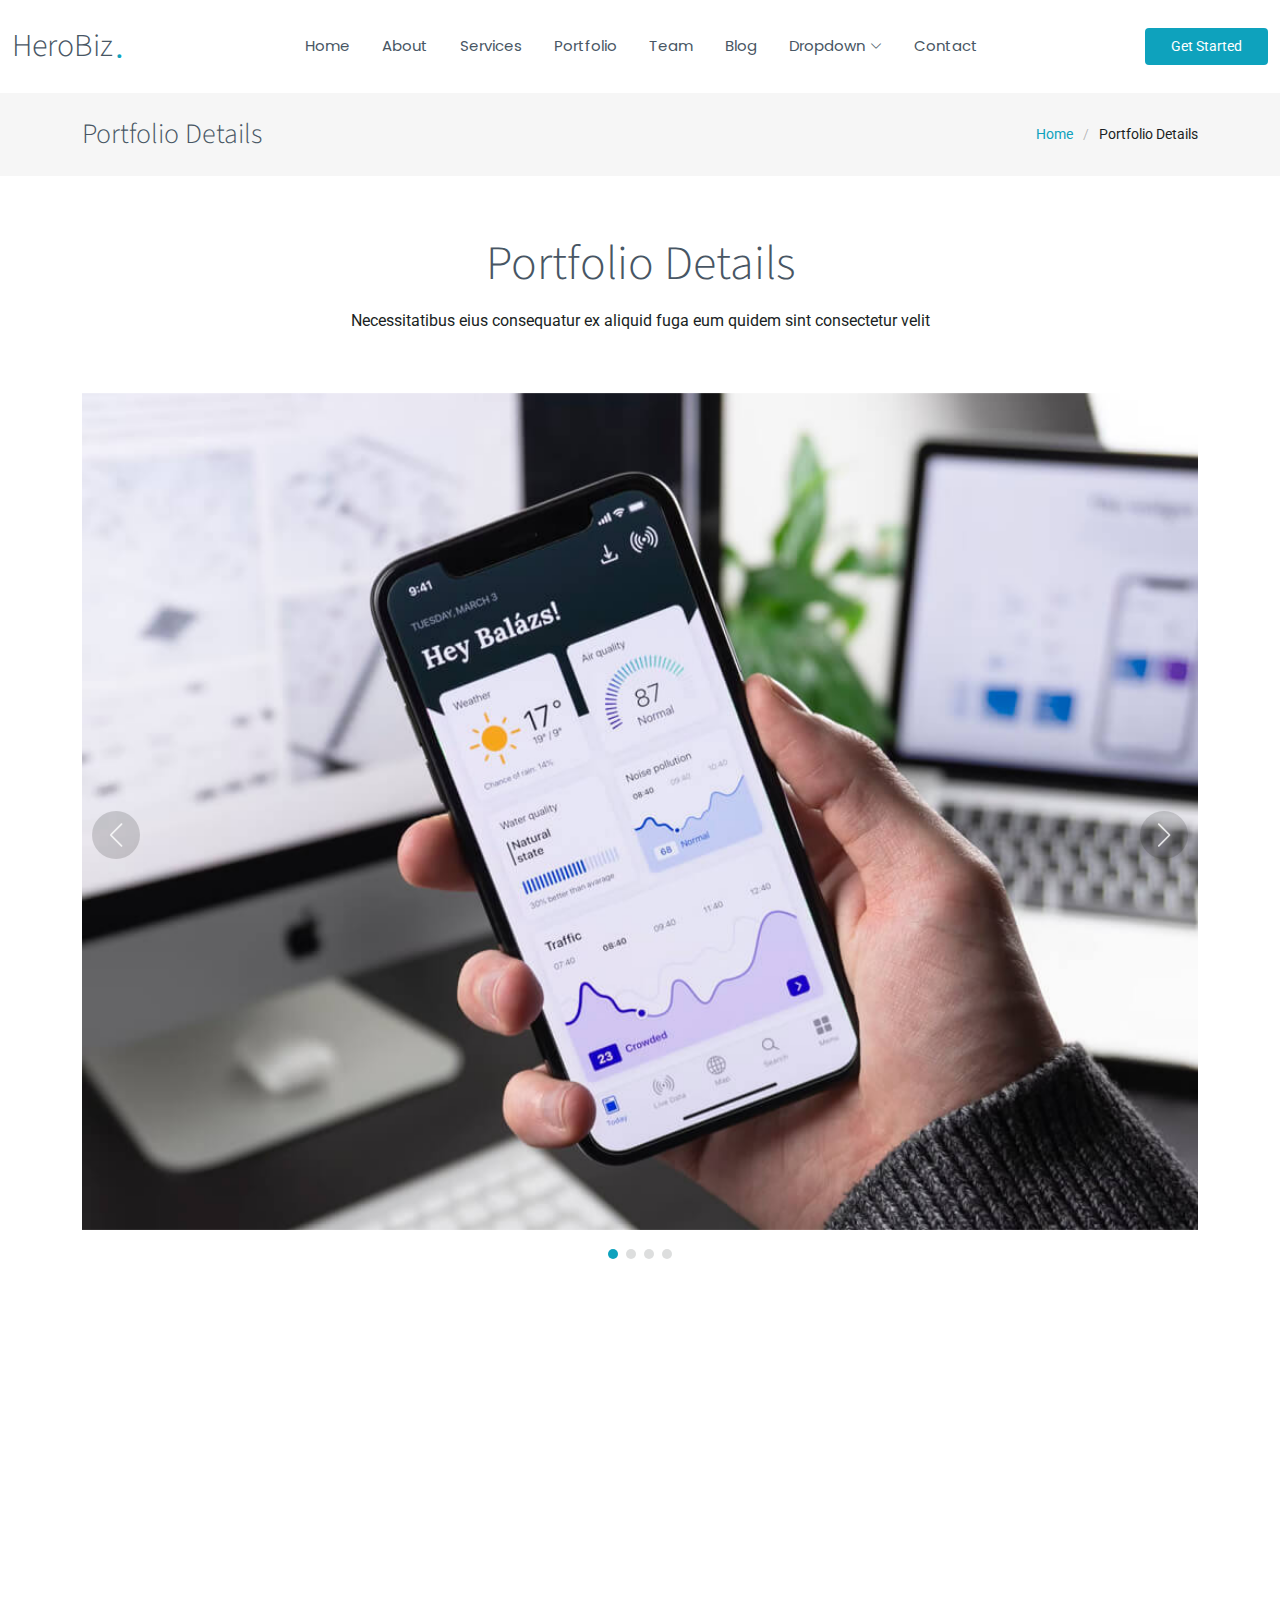
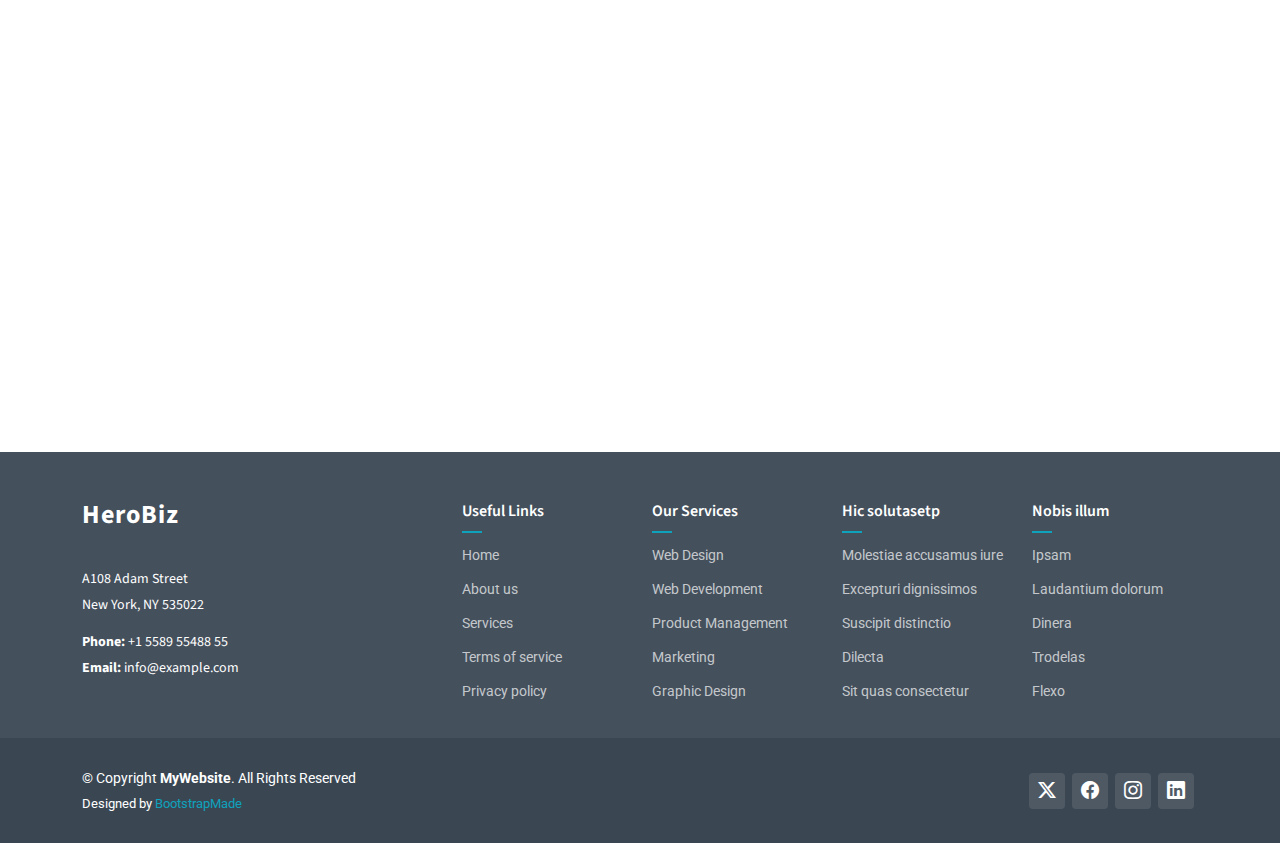
<file: portfolio-details.html>
<!DOCTYPE html>
<html lang="en">

<head>
  <meta charset="utf-8">
  <meta content="width=device-width, initial-scale=1.0" name="viewport">
  <title>Portfolio Details - HeroBiz Bootstrap Template</title>
  <meta content="" name="description">
  <meta content="" name="keywords">

  <!-- Favicons -->
  <link href="assets/img/favicon.png" rel="icon">
  <link href="assets/img/apple-touch-icon.png" rel="apple-touch-icon">

  <!-- Fonts -->
  <link href="https://fonts.googleapis.com" rel="preconnect">
  <link href="https://fonts.gstatic.com" rel="preconnect" crossorigin>
  <link href="https://fonts.googleapis.com/css2?family=Roboto:ital,wght@0,100;0,300;0,400;0,500;0,700;0,900;1,100;1,300;1,400;1,500;1,700;1,900&family=Poppins:ital,wght@0,100;0,200;0,300;0,400;0,500;0,600;0,700;0,800;0,900;1,100;1,200;1,300;1,400;1,500;1,600;1,700;1,800;1,900&family=Source+Sans+Pro:ital,wght@0,200;0,300;0,400;0,600;0,700;0,900;1,200;1,300;1,400;1,600;1,700;1,900&display=swap" rel="stylesheet">

  <!-- Vendor CSS Files -->
  <link href="assets/vendor/bootstrap/css/bootstrap.min.css" rel="stylesheet">
  <link href="assets/vendor/bootstrap-icons/bootstrap-icons.css" rel="stylesheet">
  <link href="assets/vendor/aos/aos.css" rel="stylesheet">
  <link href="assets/vendor/glightbox/css/glightbox.min.css" rel="stylesheet">
  <link href="assets/vendor/swiper/swiper-bundle.min.css" rel="stylesheet">

  <!-- Main CSS File -->
  <link href="assets/css/main.css" rel="stylesheet">

  <!-- =======================================================
  * Template Name: HeroBiz
  * Template URL: https://bootstrapmade.com/herobiz-bootstrap-business-template/
  * Updated: Jun 14 2024 with Bootstrap v5.3.3
  * Author: BootstrapMade.com
  * License: https://bootstrapmade.com/license/
  ======================================================== -->
</head>

<body class="portfolio-details-page">

  <header id="header" class="header d-flex align-items-center sticky-top">
    <div class="container-fluid position-relative d-flex align-items-center justify-content-between">

      <a href="index.html" class="logo d-flex align-items-center me-auto me-xl-0">
        <!-- Uncomment the line below if you also wish to use an image logo -->
        <!-- <img src="assets/img/logo.png" alt=""> -->
        <h1 class="sitename">HeroBiz</h1>
        <span>.</span>
      </a>

      <nav id="navmenu" class="navmenu">
        <ul>
          <li><a href="#hero">Home<br></a></li>
          <li><a href="#about">About</a></li>
          <li><a href="#services">Services</a></li>
          <li><a href="#portfolio">Portfolio</a></li>
          <li><a href="#team">Team</a></li>
          <li><a href="blog.html">Blog</a></li>
          <li class="dropdown"><a href="#"><span>Dropdown</span> <i class="bi bi-chevron-down toggle-dropdown"></i></a>
            <ul>
              <li><a href="#">Dropdown 1</a></li>
              <li class="dropdown"><a href="#"><span>Deep Dropdown</span> <i class="bi bi-chevron-down toggle-dropdown"></i></a>
                <ul>
                  <li><a href="#">Deep Dropdown 1</a></li>
                  <li><a href="#">Deep Dropdown 2</a></li>
                  <li><a href="#">Deep Dropdown 3</a></li>
                  <li><a href="#">Deep Dropdown 4</a></li>
                  <li><a href="#">Deep Dropdown 5</a></li>
                </ul>
              </li>
              <li><a href="#">Dropdown 2</a></li>
              <li><a href="#">Dropdown 3</a></li>
              <li><a href="#">Dropdown 4</a></li>
            </ul>
          </li>
          <li><a href="#contact">Contact</a></li>
        </ul>
        <i class="mobile-nav-toggle d-xl-none bi bi-list"></i>
      </nav>

      <a class="btn-getstarted" href="index.html#about">Get Started</a>

    </div>
  </header>

  <main class="main">

    <!-- Page Title -->
    <div class="page-title">
      <div class="container d-lg-flex justify-content-between align-items-center">
        <h1 class="mb-2 mb-lg-0">Portfolio Details</h1>
        <nav class="breadcrumbs">
          <ol>
            <li><a href="index.html">Home</a></li>
            <li class="current">Portfolio Details</li>
          </ol>
        </nav>
      </div>
    </div><!-- End Page Title -->

    <!-- Portfolio Details Section -->
    <section id="portfolio-details" class="portfolio-details section">

      <!-- Section Title -->
      <div class="container section-title" data-aos="fade-up">
        <h2>Portfolio Details</h2>
        <p>Necessitatibus eius consequatur ex aliquid fuga eum quidem sint consectetur velit</p>
      </div><!-- End Section Title -->

      <div class="container" data-aos="fade-up">

        <div class="portfolio-details-slider swiper init-swiper">
          <script type="application/json" class="swiper-config">
            {
              "loop": true,
              "speed": 600,
              "autoplay": {
                "delay": 5000
              },
              "slidesPerView": "auto",
              "navigation": {
                "nextEl": ".swiper-button-next",
                "prevEl": ".swiper-button-prev"
              },
              "pagination": {
                "el": ".swiper-pagination",
                "type": "bullets",
                "clickable": true
              }
            }
          </script>
          <div class="swiper-wrapper align-items-center">

            <div class="swiper-slide">
              <img src="assets/img/portfolio/app-1.jpg" alt="">
            </div>

            <div class="swiper-slide">
              <img src="assets/img/portfolio/product-1.jpg" alt="">
            </div>

            <div class="swiper-slide">
              <img src="assets/img/portfolio/branding-1.jpg" alt="">
            </div>

            <div class="swiper-slide">
              <img src="assets/img/portfolio/books-1.jpg" alt="">
            </div>

          </div>
          <div class="swiper-button-prev"></div>
          <div class="swiper-button-next"></div>
          <div class="swiper-pagination"></div>
        </div>

        <div class="row justify-content-between gy-4 mt-4">

          <div class="col-lg-8" data-aos="fade-up">
            <div class="portfolio-description">
              <h2>This is an example of portfolio details</h2>
              <p>
                Autem ipsum nam porro corporis rerum. Quis eos dolorem eos itaque inventore commodi labore quia quia. Exercitationem repudiandae officiis neque suscipit non officia eaque itaque enim. Voluptatem officia accusantium nesciunt est omnis tempora consectetur dignissimos. Sequi nulla at esse enim cum deserunt eius.
              </p>
              <p>
                Amet consequatur qui dolore veniam voluptatem voluptatem sit. Non aspernatur atque natus ut cum nam et. Praesentium error dolores rerum minus sequi quia veritatis eum. Eos et doloribus doloremque nesciunt molestiae laboriosam.
              </p>

              <div class="testimonial-item">
                <p>
                  <i class="bi bi-quote quote-icon-left"></i>
                  <span>Export tempor illum tamen malis malis eram quae irure esse labore quem cillum quid cillum eram malis quorum velit fore eram velit sunt aliqua noster fugiat irure amet legam anim culpa.</span>
                  <i class="bi bi-quote quote-icon-right"></i>
                </p>
                <div>
                  <img src="assets/img/testimonials/testimonials-2.jpg" class="testimonial-img" alt="">
                  <h3>Sara Wilsson</h3>
                  <h4>Designer</h4>
                </div>
              </div>

              <p>
                Impedit ipsum quae et aliquid doloribus et voluptatem quasi. Perspiciatis occaecati earum et magnam animi. Quibusdam non qui ea vitae suscipit vitae sunt. Repudiandae incidunt cumque minus deserunt assumenda tempore. Delectus voluptas necessitatibus est.
              </p>

              <p>
                Sunt voluptatum sapiente facilis quo odio aut ipsum repellat debitis. Molestiae et autem libero. Explicabo et quod necessitatibus similique quis dolor eum. Numquam eaque praesentium rem et qui nesciunt.
              </p>

            </div>
          </div>

          <div class="col-lg-3" data-aos="fade-up" data-aos-delay="100">
            <div class="portfolio-info">
              <h3>Project information</h3>
              <ul>
                <li><strong>Category</strong> Web design</li>
                <li><strong>Client</strong> ASU Company</li>
                <li><strong>Project date</strong> 01 March, 2020</li>
                <li><strong>Project URL</strong> <a href="#">www.example.com</a></li>
                <li><a href="#" class="btn-visit align-self-start">Visit Website</a></li>
              </ul>
            </div>
          </div>

        </div>

      </div>

    </section><!-- /Portfolio Details Section -->

  </main>

  <footer id="footer" class="footer">

    <div class="footer-top">
      <div class="container">
        <div class="row gy-4">
          <div class="col-lg-4 col-md-6 footer-about">
            <a href="index.html" class="logo d-flex align-items-center">
              <span class="sitename">HeroBiz</span>
            </a>
            <div class="footer-contact pt-3">
              <p>A108 Adam Street</p>
              <p>New York, NY 535022</p>
              <p class="mt-3"><strong>Phone:</strong> <span>+1 5589 55488 55</span></p>
              <p><strong>Email:</strong> <span>info@example.com</span></p>
            </div>
          </div>

          <div class="col-lg-2 col-md-3 footer-links">
            <h4>Useful Links</h4>
            <ul>
              <li><a href="#">Home</a></li>
              <li><a href="#">About us</a></li>
              <li><a href="#">Services</a></li>
              <li><a href="#">Terms of service</a></li>
              <li><a href="#">Privacy policy</a></li>
            </ul>
          </div>

          <div class="col-lg-2 col-md-3 footer-links">
            <h4>Our Services</h4>
            <ul>
              <li><a href="#">Web Design</a></li>
              <li><a href="#">Web Development</a></li>
              <li><a href="#">Product Management</a></li>
              <li><a href="#">Marketing</a></li>
              <li><a href="#">Graphic Design</a></li>
            </ul>
          </div>

          <div class="col-lg-2 col-md-3 footer-links">
            <h4>Hic solutasetp</h4>
            <ul>
              <li><a href="#">Molestiae accusamus iure</a></li>
              <li><a href="#">Excepturi dignissimos</a></li>
              <li><a href="#">Suscipit distinctio</a></li>
              <li><a href="#">Dilecta</a></li>
              <li><a href="#">Sit quas consectetur</a></li>
            </ul>
          </div>

          <div class="col-lg-2 col-md-3 footer-links">
            <h4>Nobis illum</h4>
            <ul>
              <li><a href="#">Ipsam</a></li>
              <li><a href="#">Laudantium dolorum</a></li>
              <li><a href="#">Dinera</a></li>
              <li><a href="#">Trodelas</a></li>
              <li><a href="#">Flexo</a></li>
            </ul>
          </div>

        </div>
      </div>
    </div>

    <div class="copyright text-center">
      <div class="container d-flex flex-column flex-lg-row justify-content-center justify-content-lg-between align-items-center">

        <div class="d-flex flex-column align-items-center align-items-lg-start">
          <div>
            © Copyright <strong><span>MyWebsite</span></strong>. All Rights Reserved
          </div>
          <div class="credits">
            <!-- All the links in the footer should remain intact. -->
            <!-- You can delete the links only if you purchased the pro version. -->
            <!-- Licensing information: https://bootstrapmade.com/license/ -->
            <!-- Purchase the pro version with working PHP/AJAX contact form: https://bootstrapmade.com/herobiz-bootstrap-business-template/ -->
            Designed by <a href="https://bootstrapmade.com/">BootstrapMade</a>
          </div>
        </div>

        <div class="social-links order-first order-lg-last mb-3 mb-lg-0">
          <a href=""><i class="bi bi-twitter-x"></i></a>
          <a href=""><i class="bi bi-facebook"></i></a>
          <a href=""><i class="bi bi-instagram"></i></a>
          <a href=""><i class="bi bi-linkedin"></i></a>
        </div>

      </div>
    </div>

  </footer>

  <!-- Scroll Top -->
  <a href="#" id="scroll-top" class="scroll-top d-flex align-items-center justify-content-center"><i class="bi bi-arrow-up-short"></i></a>

  <!-- Preloader -->
  <div id="preloader"></div>

  <!-- Vendor JS Files -->
  <script src="assets/vendor/bootstrap/js/bootstrap.bundle.min.js"></script>
  <script src="assets/vendor/php-email-form/validate.js"></script>
  <script src="assets/vendor/aos/aos.js"></script>
  <script src="assets/vendor/glightbox/js/glightbox.min.js"></script>
  <script src="assets/vendor/swiper/swiper-bundle.min.js"></script>
  <script src="assets/vendor/imagesloaded/imagesloaded.pkgd.min.js"></script>
  <script src="assets/vendor/isotope-layout/isotope.pkgd.min.js"></script>

  <!-- Main JS File -->
  <script src="assets/js/main.js"></script>

</body>

</html>
</file>
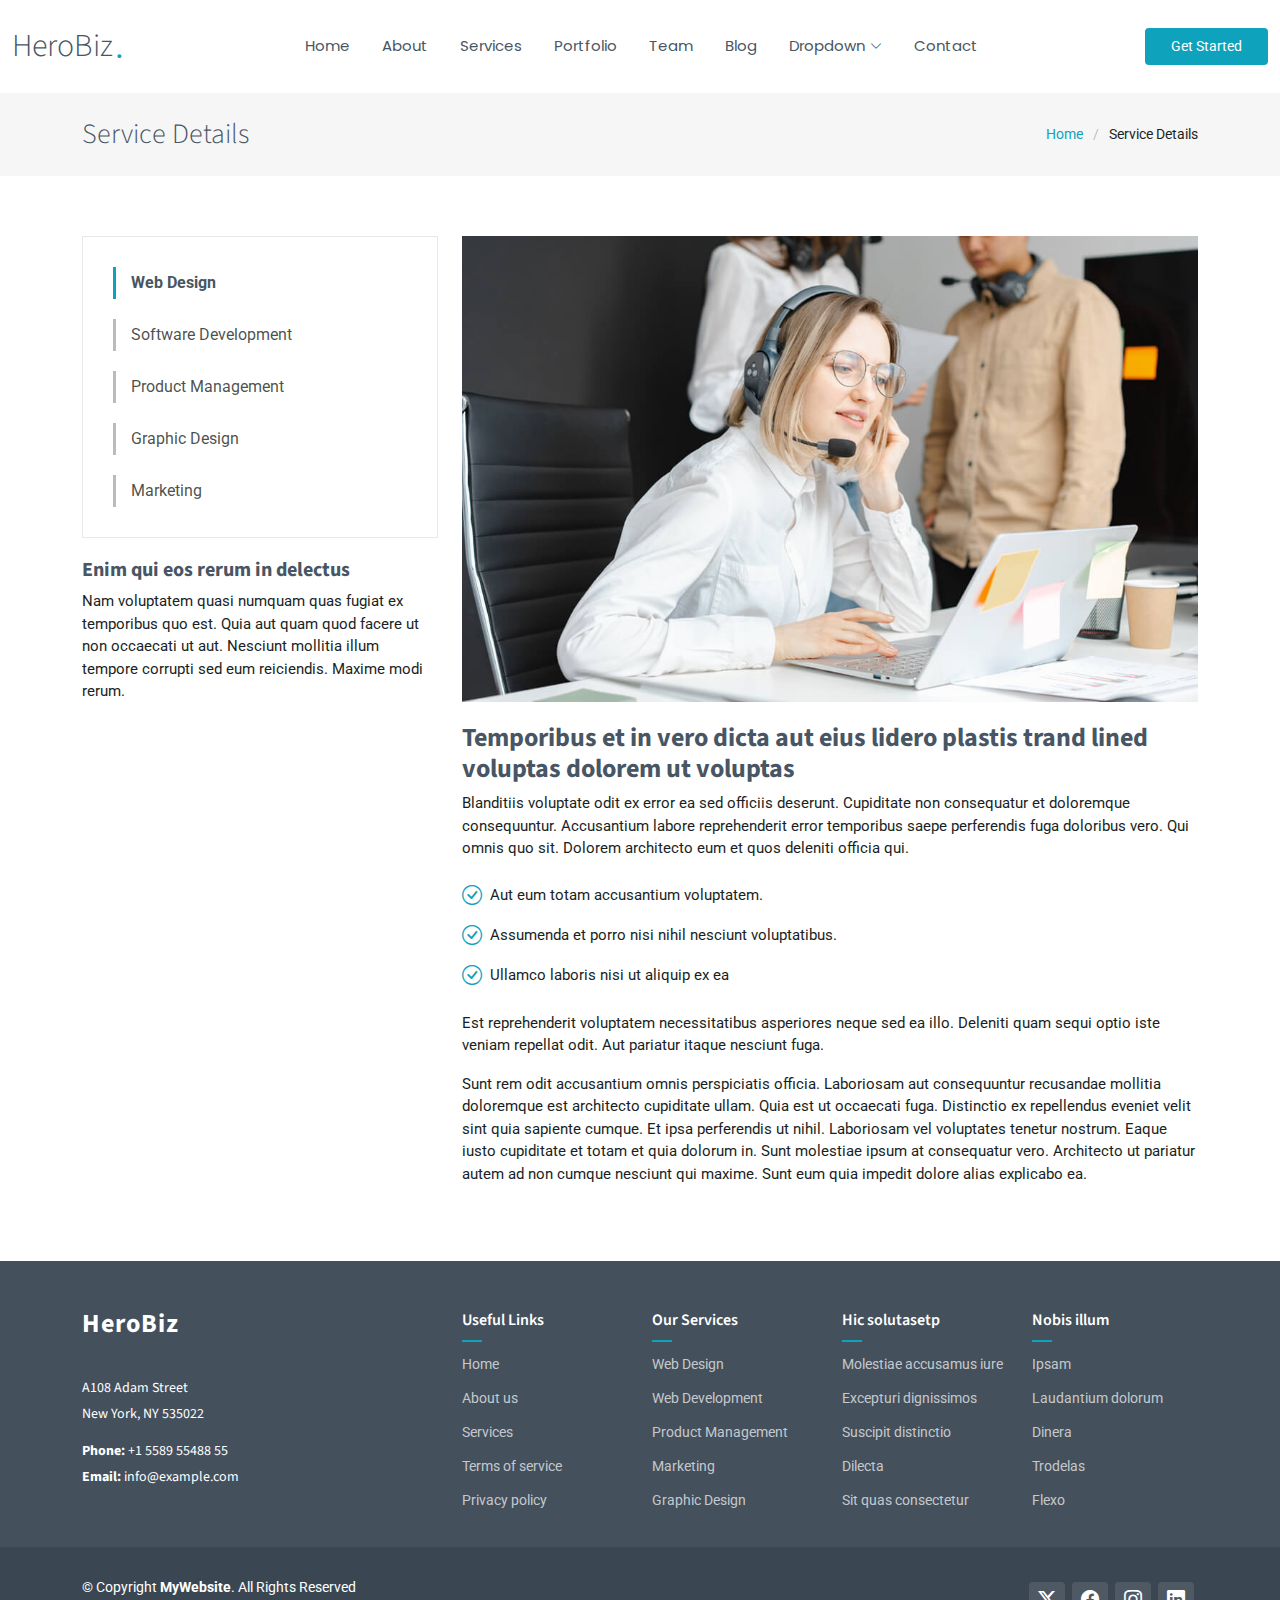
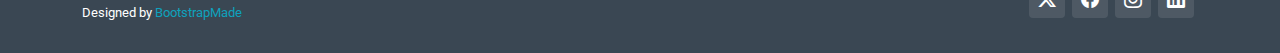
<file: service-details.html>
<!DOCTYPE html>
<html lang="en">

<head>
  <meta charset="utf-8">
  <meta content="width=device-width, initial-scale=1.0" name="viewport">
  <title>Service Details - HeroBiz Bootstrap Template</title>
  <meta content="" name="description">
  <meta content="" name="keywords">

  <!-- Favicons -->
  <link href="assets/img/favicon.png" rel="icon">
  <link href="assets/img/apple-touch-icon.png" rel="apple-touch-icon">

  <!-- Fonts -->
  <link href="https://fonts.googleapis.com" rel="preconnect">
  <link href="https://fonts.gstatic.com" rel="preconnect" crossorigin>
  <link href="https://fonts.googleapis.com/css2?family=Roboto:ital,wght@0,100;0,300;0,400;0,500;0,700;0,900;1,100;1,300;1,400;1,500;1,700;1,900&family=Poppins:ital,wght@0,100;0,200;0,300;0,400;0,500;0,600;0,700;0,800;0,900;1,100;1,200;1,300;1,400;1,500;1,600;1,700;1,800;1,900&family=Source+Sans+Pro:ital,wght@0,200;0,300;0,400;0,600;0,700;0,900;1,200;1,300;1,400;1,600;1,700;1,900&display=swap" rel="stylesheet">

  <!-- Vendor CSS Files -->
  <link href="assets/vendor/bootstrap/css/bootstrap.min.css" rel="stylesheet">
  <link href="assets/vendor/bootstrap-icons/bootstrap-icons.css" rel="stylesheet">
  <link href="assets/vendor/aos/aos.css" rel="stylesheet">
  <link href="assets/vendor/glightbox/css/glightbox.min.css" rel="stylesheet">
  <link href="assets/vendor/swiper/swiper-bundle.min.css" rel="stylesheet">

  <!-- Main CSS File -->
  <link href="assets/css/main.css" rel="stylesheet">

  <!-- =======================================================
  * Template Name: HeroBiz
  * Template URL: https://bootstrapmade.com/herobiz-bootstrap-business-template/
  * Updated: Jun 14 2024 with Bootstrap v5.3.3
  * Author: BootstrapMade.com
  * License: https://bootstrapmade.com/license/
  ======================================================== -->
</head>

<body class="service-details-page">

  <header id="header" class="header d-flex align-items-center sticky-top">
    <div class="container-fluid position-relative d-flex align-items-center justify-content-between">

      <a href="index.html" class="logo d-flex align-items-center me-auto me-xl-0">
        <!-- Uncomment the line below if you also wish to use an image logo -->
        <!-- <img src="assets/img/logo.png" alt=""> -->
        <h1 class="sitename">HeroBiz</h1>
        <span>.</span>
      </a>

      <nav id="navmenu" class="navmenu">
        <ul>
          <li><a href="#hero">Home<br></a></li>
          <li><a href="#about">About</a></li>
          <li><a href="#services">Services</a></li>
          <li><a href="#portfolio">Portfolio</a></li>
          <li><a href="#team">Team</a></li>
          <li><a href="blog.html">Blog</a></li>
          <li class="dropdown"><a href="#"><span>Dropdown</span> <i class="bi bi-chevron-down toggle-dropdown"></i></a>
            <ul>
              <li><a href="#">Dropdown 1</a></li>
              <li class="dropdown"><a href="#"><span>Deep Dropdown</span> <i class="bi bi-chevron-down toggle-dropdown"></i></a>
                <ul>
                  <li><a href="#">Deep Dropdown 1</a></li>
                  <li><a href="#">Deep Dropdown 2</a></li>
                  <li><a href="#">Deep Dropdown 3</a></li>
                  <li><a href="#">Deep Dropdown 4</a></li>
                  <li><a href="#">Deep Dropdown 5</a></li>
                </ul>
              </li>
              <li><a href="#">Dropdown 2</a></li>
              <li><a href="#">Dropdown 3</a></li>
              <li><a href="#">Dropdown 4</a></li>
            </ul>
          </li>
          <li><a href="#contact">Contact</a></li>
        </ul>
        <i class="mobile-nav-toggle d-xl-none bi bi-list"></i>
      </nav>

      <a class="btn-getstarted" href="index.html#about">Get Started</a>

    </div>
  </header>

  <main class="main">

    <!-- Page Title -->
    <div class="page-title">
      <div class="container d-lg-flex justify-content-between align-items-center">
        <h1 class="mb-2 mb-lg-0">Service Details</h1>
        <nav class="breadcrumbs">
          <ol>
            <li><a href="index.html">Home</a></li>
            <li class="current">Service Details</li>
          </ol>
        </nav>
      </div>
    </div><!-- End Page Title -->

    <!-- Service Details Section -->
    <section id="service-details" class="service-details section">

      <div class="container">

        <div class="row gy-4">

          <div class="col-lg-4" data-aos="fade-up" data-aos-delay="100">
            <div class="services-list">
              <a href="#" class="active">Web Design</a>
              <a href="#">Software Development</a>
              <a href="#">Product Management</a>
              <a href="#">Graphic Design</a>
              <a href="#">Marketing</a>
            </div>

            <h4>Enim qui eos rerum in delectus</h4>
            <p>Nam voluptatem quasi numquam quas fugiat ex temporibus quo est. Quia aut quam quod facere ut non occaecati ut aut. Nesciunt mollitia illum tempore corrupti sed eum reiciendis. Maxime modi rerum.</p>
          </div>

          <div class="col-lg-8" data-aos="fade-up" data-aos-delay="200">
            <img src="assets/img/services.jpg" alt="" class="img-fluid services-img">
            <h3>Temporibus et in vero dicta aut eius lidero plastis trand lined voluptas dolorem ut voluptas</h3>
            <p>
              Blanditiis voluptate odit ex error ea sed officiis deserunt. Cupiditate non consequatur et doloremque consequuntur. Accusantium labore reprehenderit error temporibus saepe perferendis fuga doloribus vero. Qui omnis quo sit. Dolorem architecto eum et quos deleniti officia qui.
            </p>
            <ul>
              <li><i class="bi bi-check-circle"></i> <span>Aut eum totam accusantium voluptatem.</span></li>
              <li><i class="bi bi-check-circle"></i> <span>Assumenda et porro nisi nihil nesciunt voluptatibus.</span></li>
              <li><i class="bi bi-check-circle"></i> <span>Ullamco laboris nisi ut aliquip ex ea</span></li>
            </ul>
            <p>
              Est reprehenderit voluptatem necessitatibus asperiores neque sed ea illo. Deleniti quam sequi optio iste veniam repellat odit. Aut pariatur itaque nesciunt fuga.
            </p>
            <p>
              Sunt rem odit accusantium omnis perspiciatis officia. Laboriosam aut consequuntur recusandae mollitia doloremque est architecto cupiditate ullam. Quia est ut occaecati fuga. Distinctio ex repellendus eveniet velit sint quia sapiente cumque. Et ipsa perferendis ut nihil. Laboriosam vel voluptates tenetur nostrum. Eaque iusto cupiditate et totam et quia dolorum in. Sunt molestiae ipsum at consequatur vero. Architecto ut pariatur autem ad non cumque nesciunt qui maxime. Sunt eum quia impedit dolore alias explicabo ea.
            </p>
          </div>

        </div>

      </div>

    </section><!-- /Service Details Section -->

  </main>

  <footer id="footer" class="footer">

    <div class="footer-top">
      <div class="container">
        <div class="row gy-4">
          <div class="col-lg-4 col-md-6 footer-about">
            <a href="index.html" class="logo d-flex align-items-center">
              <span class="sitename">HeroBiz</span>
            </a>
            <div class="footer-contact pt-3">
              <p>A108 Adam Street</p>
              <p>New York, NY 535022</p>
              <p class="mt-3"><strong>Phone:</strong> <span>+1 5589 55488 55</span></p>
              <p><strong>Email:</strong> <span>info@example.com</span></p>
            </div>
          </div>

          <div class="col-lg-2 col-md-3 footer-links">
            <h4>Useful Links</h4>
            <ul>
              <li><a href="#">Home</a></li>
              <li><a href="#">About us</a></li>
              <li><a href="#">Services</a></li>
              <li><a href="#">Terms of service</a></li>
              <li><a href="#">Privacy policy</a></li>
            </ul>
          </div>

          <div class="col-lg-2 col-md-3 footer-links">
            <h4>Our Services</h4>
            <ul>
              <li><a href="#">Web Design</a></li>
              <li><a href="#">Web Development</a></li>
              <li><a href="#">Product Management</a></li>
              <li><a href="#">Marketing</a></li>
              <li><a href="#">Graphic Design</a></li>
            </ul>
          </div>

          <div class="col-lg-2 col-md-3 footer-links">
            <h4>Hic solutasetp</h4>
            <ul>
              <li><a href="#">Molestiae accusamus iure</a></li>
              <li><a href="#">Excepturi dignissimos</a></li>
              <li><a href="#">Suscipit distinctio</a></li>
              <li><a href="#">Dilecta</a></li>
              <li><a href="#">Sit quas consectetur</a></li>
            </ul>
          </div>

          <div class="col-lg-2 col-md-3 footer-links">
            <h4>Nobis illum</h4>
            <ul>
              <li><a href="#">Ipsam</a></li>
              <li><a href="#">Laudantium dolorum</a></li>
              <li><a href="#">Dinera</a></li>
              <li><a href="#">Trodelas</a></li>
              <li><a href="#">Flexo</a></li>
            </ul>
          </div>

        </div>
      </div>
    </div>

    <div class="copyright text-center">
      <div class="container d-flex flex-column flex-lg-row justify-content-center justify-content-lg-between align-items-center">

        <div class="d-flex flex-column align-items-center align-items-lg-start">
          <div>
            © Copyright <strong><span>MyWebsite</span></strong>. All Rights Reserved
          </div>
          <div class="credits">
            <!-- All the links in the footer should remain intact. -->
            <!-- You can delete the links only if you purchased the pro version. -->
            <!-- Licensing information: https://bootstrapmade.com/license/ -->
            <!-- Purchase the pro version with working PHP/AJAX contact form: https://bootstrapmade.com/herobiz-bootstrap-business-template/ -->
            Designed by <a href="https://bootstrapmade.com/">BootstrapMade</a>
          </div>
        </div>

        <div class="social-links order-first order-lg-last mb-3 mb-lg-0">
          <a href=""><i class="bi bi-twitter-x"></i></a>
          <a href=""><i class="bi bi-facebook"></i></a>
          <a href=""><i class="bi bi-instagram"></i></a>
          <a href=""><i class="bi bi-linkedin"></i></a>
        </div>

      </div>
    </div>

  </footer>

  <!-- Scroll Top -->
  <a href="#" id="scroll-top" class="scroll-top d-flex align-items-center justify-content-center"><i class="bi bi-arrow-up-short"></i></a>

  <!-- Preloader -->
  <div id="preloader"></div>

  <!-- Vendor JS Files -->
  <script src="assets/vendor/bootstrap/js/bootstrap.bundle.min.js"></script>
  <script src="assets/vendor/php-email-form/validate.js"></script>
  <script src="assets/vendor/aos/aos.js"></script>
  <script src="assets/vendor/glightbox/js/glightbox.min.js"></script>
  <script src="assets/vendor/swiper/swiper-bundle.min.js"></script>
  <script src="assets/vendor/imagesloaded/imagesloaded.pkgd.min.js"></script>
  <script src="assets/vendor/isotope-layout/isotope.pkgd.min.js"></script>

  <!-- Main JS File -->
  <script src="assets/js/main.js"></script>

</body>

</html>
</file>
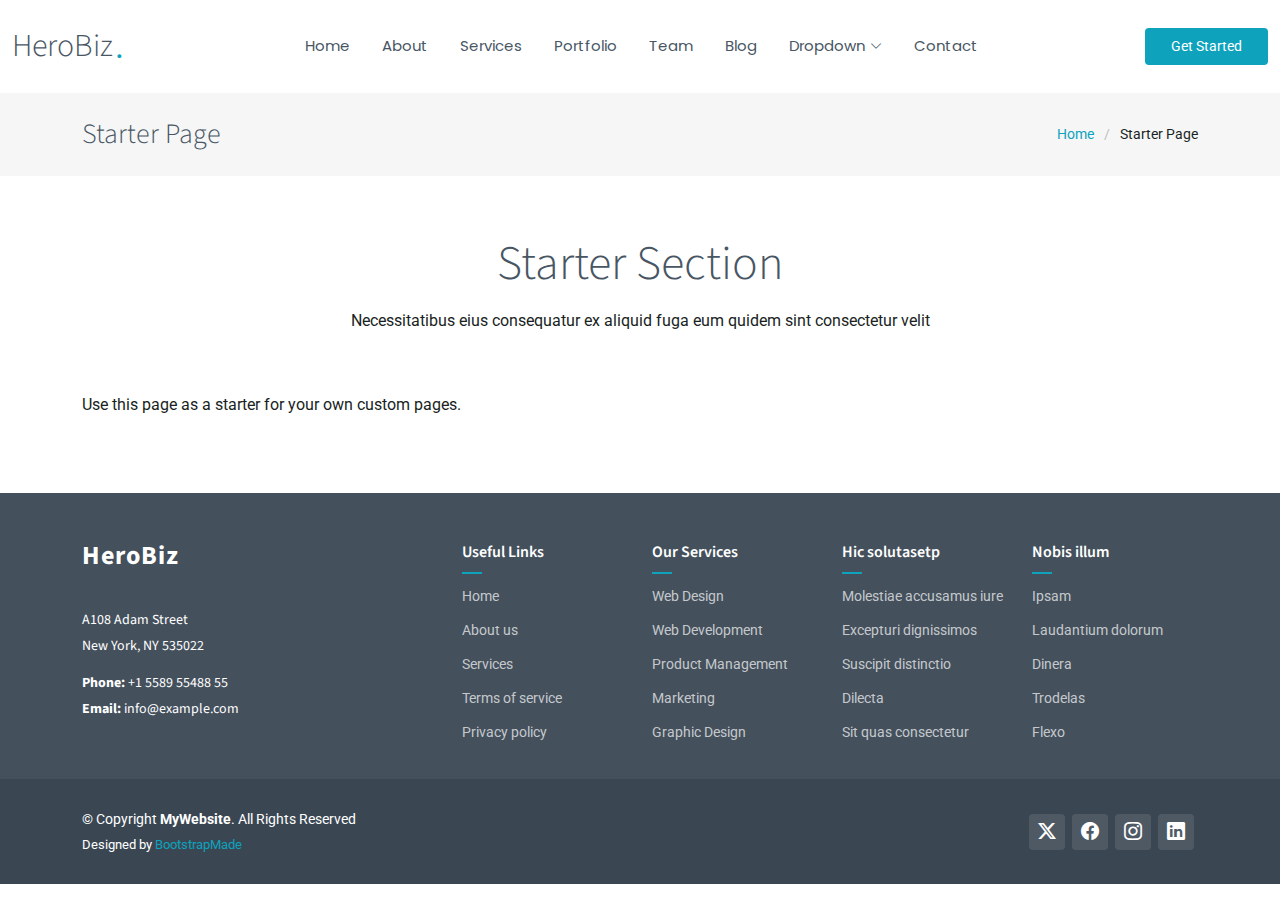
<file: starter-page.html>
<!DOCTYPE html>
<html lang="en">

<head>
  <meta charset="utf-8">
  <meta content="width=device-width, initial-scale=1.0" name="viewport">
  <title>Starter Page - HeroBiz Bootstrap Template</title>
  <meta content="" name="description">
  <meta content="" name="keywords">

  <!-- Favicons -->
  <link href="assets/img/favicon.png" rel="icon">
  <link href="assets/img/apple-touch-icon.png" rel="apple-touch-icon">

  <!-- Fonts -->
  <link href="https://fonts.googleapis.com" rel="preconnect">
  <link href="https://fonts.gstatic.com" rel="preconnect" crossorigin>
  <link href="https://fonts.googleapis.com/css2?family=Roboto:ital,wght@0,100;0,300;0,400;0,500;0,700;0,900;1,100;1,300;1,400;1,500;1,700;1,900&family=Poppins:ital,wght@0,100;0,200;0,300;0,400;0,500;0,600;0,700;0,800;0,900;1,100;1,200;1,300;1,400;1,500;1,600;1,700;1,800;1,900&family=Source+Sans+Pro:ital,wght@0,200;0,300;0,400;0,600;0,700;0,900;1,200;1,300;1,400;1,600;1,700;1,900&display=swap" rel="stylesheet">

  <!-- Vendor CSS Files -->
  <link href="assets/vendor/bootstrap/css/bootstrap.min.css" rel="stylesheet">
  <link href="assets/vendor/bootstrap-icons/bootstrap-icons.css" rel="stylesheet">
  <link href="assets/vendor/aos/aos.css" rel="stylesheet">
  <link href="assets/vendor/glightbox/css/glightbox.min.css" rel="stylesheet">
  <link href="assets/vendor/swiper/swiper-bundle.min.css" rel="stylesheet">

  <!-- Main CSS File -->
  <link href="assets/css/main.css" rel="stylesheet">

  <!-- =======================================================
  * Template Name: HeroBiz
  * Template URL: https://bootstrapmade.com/herobiz-bootstrap-business-template/
  * Updated: Jun 14 2024 with Bootstrap v5.3.3
  * Author: BootstrapMade.com
  * License: https://bootstrapmade.com/license/
  ======================================================== -->
</head>

<body class="starter-page-page">

  <header id="header" class="header d-flex align-items-center sticky-top">
    <div class="container-fluid position-relative d-flex align-items-center justify-content-between">

      <a href="index.html" class="logo d-flex align-items-center me-auto me-xl-0">
        <!-- Uncomment the line below if you also wish to use an image logo -->
        <!-- <img src="assets/img/logo.png" alt=""> -->
        <h1 class="sitename">HeroBiz</h1>
        <span>.</span>
      </a>

      <nav id="navmenu" class="navmenu">
        <ul>
          <li><a href="#hero">Home<br></a></li>
          <li><a href="#about">About</a></li>
          <li><a href="#services">Services</a></li>
          <li><a href="#portfolio">Portfolio</a></li>
          <li><a href="#team">Team</a></li>
          <li><a href="blog.html">Blog</a></li>
          <li class="dropdown"><a href="#"><span>Dropdown</span> <i class="bi bi-chevron-down toggle-dropdown"></i></a>
            <ul>
              <li><a href="#">Dropdown 1</a></li>
              <li class="dropdown"><a href="#"><span>Deep Dropdown</span> <i class="bi bi-chevron-down toggle-dropdown"></i></a>
                <ul>
                  <li><a href="#">Deep Dropdown 1</a></li>
                  <li><a href="#">Deep Dropdown 2</a></li>
                  <li><a href="#">Deep Dropdown 3</a></li>
                  <li><a href="#">Deep Dropdown 4</a></li>
                  <li><a href="#">Deep Dropdown 5</a></li>
                </ul>
              </li>
              <li><a href="#">Dropdown 2</a></li>
              <li><a href="#">Dropdown 3</a></li>
              <li><a href="#">Dropdown 4</a></li>
            </ul>
          </li>
          <li><a href="#contact">Contact</a></li>
        </ul>
        <i class="mobile-nav-toggle d-xl-none bi bi-list"></i>
      </nav>

      <a class="btn-getstarted" href="index.html#about">Get Started</a>

    </div>
  </header>

  <main class="main">

    <!-- Page Title -->
    <div class="page-title">
      <div class="container d-lg-flex justify-content-between align-items-center">
        <h1 class="mb-2 mb-lg-0">Starter Page</h1>
        <nav class="breadcrumbs">
          <ol>
            <li><a href="index.html">Home</a></li>
            <li class="current">Starter Page</li>
          </ol>
        </nav>
      </div>
    </div><!-- End Page Title -->

    <!-- Starter Section Section -->
    <section id="starter-section" class="starter-section section">

      <!-- Section Title -->
      <div class="container section-title" data-aos="fade-up">
        <h2>Starter Section</h2>
        <p>Necessitatibus eius consequatur ex aliquid fuga eum quidem sint consectetur velit</p>
      </div><!-- End Section Title -->

      <div class="container" data-aos="fade-up">
        <p>Use this page as a starter for your own custom pages.</p>
      </div>

    </section><!-- /Starter Section Section -->

  </main>

  <footer id="footer" class="footer">

    <div class="footer-top">
      <div class="container">
        <div class="row gy-4">
          <div class="col-lg-4 col-md-6 footer-about">
            <a href="index.html" class="logo d-flex align-items-center">
              <span class="sitename">HeroBiz</span>
            </a>
            <div class="footer-contact pt-3">
              <p>A108 Adam Street</p>
              <p>New York, NY 535022</p>
              <p class="mt-3"><strong>Phone:</strong> <span>+1 5589 55488 55</span></p>
              <p><strong>Email:</strong> <span>info@example.com</span></p>
            </div>
          </div>

          <div class="col-lg-2 col-md-3 footer-links">
            <h4>Useful Links</h4>
            <ul>
              <li><a href="#">Home</a></li>
              <li><a href="#">About us</a></li>
              <li><a href="#">Services</a></li>
              <li><a href="#">Terms of service</a></li>
              <li><a href="#">Privacy policy</a></li>
            </ul>
          </div>

          <div class="col-lg-2 col-md-3 footer-links">
            <h4>Our Services</h4>
            <ul>
              <li><a href="#">Web Design</a></li>
              <li><a href="#">Web Development</a></li>
              <li><a href="#">Product Management</a></li>
              <li><a href="#">Marketing</a></li>
              <li><a href="#">Graphic Design</a></li>
            </ul>
          </div>

          <div class="col-lg-2 col-md-3 footer-links">
            <h4>Hic solutasetp</h4>
            <ul>
              <li><a href="#">Molestiae accusamus iure</a></li>
              <li><a href="#">Excepturi dignissimos</a></li>
              <li><a href="#">Suscipit distinctio</a></li>
              <li><a href="#">Dilecta</a></li>
              <li><a href="#">Sit quas consectetur</a></li>
            </ul>
          </div>

          <div class="col-lg-2 col-md-3 footer-links">
            <h4>Nobis illum</h4>
            <ul>
              <li><a href="#">Ipsam</a></li>
              <li><a href="#">Laudantium dolorum</a></li>
              <li><a href="#">Dinera</a></li>
              <li><a href="#">Trodelas</a></li>
              <li><a href="#">Flexo</a></li>
            </ul>
          </div>

        </div>
      </div>
    </div>

    <div class="copyright text-center">
      <div class="container d-flex flex-column flex-lg-row justify-content-center justify-content-lg-between align-items-center">

        <div class="d-flex flex-column align-items-center align-items-lg-start">
          <div>
            © Copyright <strong><span>MyWebsite</span></strong>. All Rights Reserved
          </div>
          <div class="credits">
            <!-- All the links in the footer should remain intact. -->
            <!-- You can delete the links only if you purchased the pro version. -->
            <!-- Licensing information: https://bootstrapmade.com/license/ -->
            <!-- Purchase the pro version with working PHP/AJAX contact form: https://bootstrapmade.com/herobiz-bootstrap-business-template/ -->
            Designed by <a href="https://bootstrapmade.com/">BootstrapMade</a>
          </div>
        </div>

        <div class="social-links order-first order-lg-last mb-3 mb-lg-0">
          <a href=""><i class="bi bi-twitter-x"></i></a>
          <a href=""><i class="bi bi-facebook"></i></a>
          <a href=""><i class="bi bi-instagram"></i></a>
          <a href=""><i class="bi bi-linkedin"></i></a>
        </div>

      </div>
    </div>

  </footer>

  <!-- Scroll Top -->
  <a href="#" id="scroll-top" class="scroll-top d-flex align-items-center justify-content-center"><i class="bi bi-arrow-up-short"></i></a>

  <!-- Preloader -->
  <div id="preloader"></div>

  <!-- Vendor JS Files -->
  <script src="assets/vendor/bootstrap/js/bootstrap.bundle.min.js"></script>
  <script src="assets/vendor/php-email-form/validate.js"></script>
  <script src="assets/vendor/aos/aos.js"></script>
  <script src="assets/vendor/glightbox/js/glightbox.min.js"></script>
  <script src="assets/vendor/swiper/swiper-bundle.min.js"></script>
  <script src="assets/vendor/imagesloaded/imagesloaded.pkgd.min.js"></script>
  <script src="assets/vendor/isotope-layout/isotope.pkgd.min.js"></script>

  <!-- Main JS File -->
  <script src="assets/js/main.js"></script>

</body>

</html>
</file>
<file: assets/css/main.css>
/**
* Template Name: HeroBiz
* Template URL: https://bootstrapmade.com/herobiz-bootstrap-business-template/
* Updated: Jun 14 2024 with Bootstrap v5.3.3
* Author: BootstrapMade.com
* License: https://bootstrapmade.com/license/
*/

/*--------------------------------------------------------------
# Font & Color Variables
# Help: https://bootstrapmade.com/color-system/
--------------------------------------------------------------*/
/* Fonts */
:root {
  --default-font: "Roboto",  system-ui, -apple-system, "Segoe UI", Roboto, "Helvetica Neue", Arial, "Noto Sans", "Liberation Sans", sans-serif, "Apple Color Emoji", "Segoe UI Emoji", "Segoe UI Symbol", "Noto Color Emoji";
  --heading-font: "Source Sans Pro",  sans-serif;
  --nav-font: "Poppins",  sans-serif;
}

/* Global Colors - The following color variables are used throughout the website. Updating them here will change the color scheme of the entire website */
:root { 
  --background-color: #ffffff; /* Background color for the entire website, including individual sections */
  --default-color: #1a1f24; /* Default color used for the majority of the text content across the entire website */
  --heading-color: #485664; /* Color for headings, subheadings and title throughout the website */
  --accent-color: #0ea2bd; /* Accent color that represents your brand on the website. It's used for buttons, links, and other elements that need to stand out */
  --contrast-color: #ffffff; /* The contrast color is used for elements when the background color is one of the heading, accent, or default colors. Its purpose is to ensure proper contrast and readability when placed over these more dominant colors */
}

/* Nav Menu Colors - The following color variables are used specifically for the navigation menu. They are separate from the global colors to allow for more customization options */
:root {
  --nav-color: #485664;  /* The default color of the main navmenu links */
  --nav-hover-color: #0ea2bd; /* Applied to main navmenu links when they are hovered over or active */
  --nav-dropdown-background-color: #ffffff; /* Used as the background color for dropdown items that appear when hovering over primary navigation items */
  --nav-dropdown-color: #485664; /* Used for navigation links of the dropdown items in the navigation menu. */
  --nav-dropdown-hover-color: #0ea2bd; /* Similar to --nav-hover-color, this color is applied to dropdown navigation links when they are hovered over. */
}

/* Template Custom Colors */
:root {
  --footer-background-color: #3a4753;
}

/* Smooth scroll */
:root {
  scroll-behavior: smooth;
}

/*--------------------------------------------------------------
# General
--------------------------------------------------------------*/
body {
  color: var(--default-color);
  background-color: var(--background-color);
  font-family: var(--default-font);
}

a {
  color: var(--accent-color);
  text-decoration: none;
  transition: 0.3s;
}

a:hover {
  color: color-mix(in srgb, var(--accent-color), transparent 25%);
  text-decoration: none;
}

h1,
h2,
h3,
h4,
h5,
h6 {
  color: var(--heading-color);
  font-family: var(--heading-font);
}

/*--------------------------------------------------------------
# Global Header
--------------------------------------------------------------*/
.header {
  color: var(--default-color);
  background-color: var(--background-color);
  padding: 20px 0;
  transition: all 0.5s;
  z-index: 997;
}

.header .logo {
  line-height: 1;
}

.header .logo img {
  max-height: 36px;
  margin-right: 8px;
}

.header .logo h1 {
  font-size: 32px;
  font-weight: 300;
  margin: 0;
  color: var(--heading-color);
}

.header .logo span {
  color: var(--accent-color);
  font-weight: 400;
  font-size: 34px;
  margin-left: 2px;
}

.header .btn-getstarted,
.header .btn-getstarted:focus {
  color: var(--contrast-color);
  background: var(--accent-color);
  font-size: 14px;
  padding: 8px 26px;
  margin: 0;
  border-radius: 4px;
  transition: 0.3s;
}

.header .btn-getstarted:hover,
.header .btn-getstarted:focus:hover {
  color: var(--contrast-color);
  background: color-mix(in srgb, var(--accent-color), transparent 15%);
}

@media (max-width: 1200px) {
  .header .logo {
    order: 1;
  }

  .header .btn-getstarted {
    order: 2;
    margin: 0 15px 0 0;
    padding: 6px 20px;
  }

  .header .navmenu {
    order: 3;
  }
}

.scrolled .header {
  box-shadow: 0px 0 18px color-mix(in srgb, var(--default-color), transparent 85%);
}

/*--------------------------------------------------------------
# Navigation Menu
--------------------------------------------------------------*/
/* Desktop Navigation */
@media (min-width: 1200px) {
  .navmenu {
    padding: 0;
  }

  .navmenu ul {
    margin: 0;
    padding: 0;
    display: flex;
    list-style: none;
    align-items: center;
  }

  .navmenu li {
    position: relative;
  }

  .navmenu>ul>li {
    white-space: nowrap;
    padding: 15px 14px;
  }

  .navmenu>ul>li:last-child {
    padding-right: 0;
  }

  .navmenu a,
  .navmenu a:focus {
    color: var(--nav-color);
    font-size: 15px;
    padding: 0 2px;
    font-family: var(--nav-font);
    font-weight: 400;
    display: flex;
    align-items: center;
    justify-content: space-between;
    white-space: nowrap;
    transition: 0.3s;
    position: relative;
  }

  .navmenu a i,
  .navmenu a:focus i {
    font-size: 12px;
    line-height: 0;
    margin-left: 5px;
    transition: 0.3s;
  }

  .navmenu>ul>li>a:before {
    content: "";
    position: absolute;
    width: 100%;
    height: 2px;
    bottom: -6px;
    left: 0;
    background-color: var(--nav-hover-color);
    visibility: hidden;
    width: 0px;
    transition: all 0.3s ease-in-out 0s;
  }

  .navmenu a:hover:before,
  .navmenu li:hover>a:before,
  .navmenu .active:before {
    visibility: visible;
    width: 100%;
  }

  .navmenu li:hover>a,
  .navmenu .active,
  .navmenu .active:focus {
    color: var(--nav-hover-color);
  }

  .navmenu .dropdown ul {
    margin: 0;
    padding: 10px 0;
    background: var(--nav-dropdown-background-color);
    display: block;
    position: absolute;
    visibility: hidden;
    left: 14px;
    top: 130%;
    opacity: 0;
    transition: 0.3s;
    border-radius: 4px;
    z-index: 99;
    box-shadow: 0px 0px 30px color-mix(in srgb, var(--default-color), transparent 85%);
  }

  .navmenu .dropdown ul li {
    min-width: 200px;
  }

  .navmenu .dropdown ul a {
    padding: 10px 20px;
    font-size: 15px;
    text-transform: none;
    color: var(--nav-dropdown-color);
  }

  .navmenu .dropdown ul a i {
    font-size: 12px;
  }

  .navmenu .dropdown ul a:hover,
  .navmenu .dropdown ul .active:hover,
  .navmenu .dropdown ul li:hover>a {
    color: var(--nav-dropdown-hover-color);
  }

  .navmenu .dropdown:hover>ul {
    opacity: 1;
    top: 100%;
    visibility: visible;
  }

  .navmenu .dropdown .dropdown ul {
    top: 0;
    left: -90%;
    visibility: hidden;
  }

  .navmenu .dropdown .dropdown:hover>ul {
    opacity: 1;
    top: 0;
    left: -100%;
    visibility: visible;
  }
}

/* Mobile Navigation */
@media (max-width: 1199px) {
  .mobile-nav-toggle {
    color: var(--nav-color);
    font-size: 28px;
    line-height: 0;
    margin-right: 10px;
    cursor: pointer;
    transition: color 0.3s;
  }

  .navmenu {
    padding: 0;
    z-index: 9997;
  }

  .navmenu ul {
    display: none;
    position: absolute;
    inset: 60px 20px 20px 20px;
    padding: 10px 0;
    margin: 0;
    border-radius: 6px;
    background-color: var(--nav-dropdown-background-color);
    border: 1px solid color-mix(in srgb, var(--default-color), transparent 90%);
    box-shadow: none;
    overflow-y: auto;
    transition: 0.3s;
    z-index: 9998;
  }

  .navmenu a,
  .navmenu a:focus {
    color: var(--nav-dropdown-color);
    padding: 10px 20px;
    font-family: var(--nav-font);
    font-size: 17px;
    font-weight: 500;
    display: flex;
    align-items: center;
    justify-content: space-between;
    white-space: nowrap;
    transition: 0.3s;
  }

  .navmenu a i,
  .navmenu a:focus i {
    font-size: 12px;
    line-height: 0;
    margin-left: 5px;
    width: 30px;
    height: 30px;
    display: flex;
    align-items: center;
    justify-content: center;
    border-radius: 50%;
    transition: 0.3s;
    background-color: color-mix(in srgb, var(--accent-color), transparent 90%);
  }

  .navmenu a i:hover,
  .navmenu a:focus i:hover {
    background-color: var(--accent-color);
    color: var(--contrast-color);
  }

  .navmenu a:hover,
  .navmenu .active,
  .navmenu .active:focus {
    color: var(--nav-dropdown-hover-color);
  }

  .navmenu .active i,
  .navmenu .active:focus i {
    background-color: var(--accent-color);
    color: var(--contrast-color);
    transform: rotate(180deg);
  }

  .navmenu .dropdown ul {
    position: static;
    display: none;
    z-index: 99;
    padding: 10px 0;
    margin: 10px 20px;
    background-color: var(--nav-dropdown-background-color);
    transition: all 0.5s ease-in-out;
  }

  .navmenu .dropdown ul ul {
    background-color: rgba(33, 37, 41, 0.1);
  }

  .navmenu .dropdown>.dropdown-active {
    display: block;
    background-color: rgba(33, 37, 41, 0.03);
  }

  .mobile-nav-active {
    overflow: hidden;
  }

  .mobile-nav-active .mobile-nav-toggle {
    color: #fff;
    position: absolute;
    font-size: 32px;
    top: 15px;
    right: 15px;
    margin-right: 0;
    z-index: 9999;
  }

  .mobile-nav-active .navmenu {
    position: fixed;
    overflow: hidden;
    inset: 0;
    background: rgba(33, 37, 41, 0.8);
    transition: 0.3s;
  }

  .mobile-nav-active .navmenu>ul {
    display: block;
  }
}

/*--------------------------------------------------------------
# Global Footer
--------------------------------------------------------------*/
.footer {
  --background-color: var(--footer-background-color);
  --default-color: #ffffff;
  --heading-color: #ffffff;
  --contrast-color: #ffffff;
  color: var(--default-color);
  background-color: var(--background-color);
  font-size: 14px;
  position: relative;
}

.footer .footer-top {
  background-color: color-mix(in srgb, var(--background-color), white 5%);
  padding-top: 50px;
}

.footer .footer-about .logo {
  line-height: 1;
  margin-bottom: 25px;
}

.footer .footer-about .logo img {
  max-height: 40px;
  margin-right: 6px;
}

.footer .footer-about .logo span {
  color: var(--heading-color);
  font-family: var(--heading-font);
  font-size: 26px;
  font-weight: 700;
  letter-spacing: 1px;
}

.footer .footer-about p {
  font-size: 14px;
  font-family: var(--heading-font);
}

.footer h4 {
  font-size: 16px;
  font-weight: 600;
  position: relative;
  padding-bottom: 12px;
  margin-bottom: 15px;
}

.footer h4::after {
  content: "";
  position: absolute;
  display: block;
  width: 20px;
  height: 2px;
  background: var(--accent-color);
  bottom: 0;
  left: 0;
}

.footer .footer-links {
  margin-bottom: 30px;
}

.footer .footer-links ul {
  list-style: none;
  padding: 0;
  margin: 0;
}

.footer .footer-links ul i {
  padding-right: 2px;
  font-size: 12px;
  line-height: 0;
}

.footer .footer-links ul li {
  padding: 10px 0;
  display: flex;
  align-items: center;
}

.footer .footer-links ul li:first-child {
  padding-top: 0;
}

.footer .footer-links ul a {
  color: color-mix(in srgb, var(--default-color), transparent 30%);
  display: inline-block;
  line-height: 1;
}

.footer .footer-links ul a:hover {
  color: var(--accent-color);
}

.footer .footer-contact p {
  margin-bottom: 5px;
}

.footer .copyright {
  padding: 30px 0;
}

.footer .copyright p {
  margin-bottom: 0;
}

.footer .credits {
  margin-top: 5px;
  font-size: 13px;
}

.footer .social-links a {
  font-size: 18px;
  display: inline-block;
  background: color-mix(in srgb, var(--default-color), transparent 90%);
  color: var(--contrast-color);
  line-height: 1;
  padding: 8px 0;
  margin-right: 4px;
  border-radius: 4px;
  text-align: center;
  width: 36px;
  height: 36px;
  transition: 0.3s;
}

.footer .social-links a:hover {
  background: var(--accent-color);
  text-decoration: none;
}

/*--------------------------------------------------------------
# Preloader
--------------------------------------------------------------*/
#preloader {
  position: fixed;
  inset: 0;
  z-index: 9999;
  overflow: hidden;
  background-color: var(--background-color);
  transition: all 0.6s ease-out;
  width: 100%;
  height: 100vh;
}

#preloader:before,
#preloader:after {
  content: "";
  position: absolute;
  border: 4px solid var(--accent-color);
  border-radius: 50%;
  animation: animate-preloader 2s cubic-bezier(0, 0.2, 0.8, 1) infinite;
}

#preloader:after {
  animation-delay: -0.5s;
}

@keyframes animate-preloader {
  0% {
    width: 10px;
    height: 10px;
    top: calc(50% - 5px);
    left: calc(50% - 5px);
    opacity: 1;
  }

  100% {
    width: 72px;
    height: 72px;
    top: calc(50% - 36px);
    left: calc(50% - 36px);
    opacity: 0;
  }
}

/*--------------------------------------------------------------
# Scroll Top Button
--------------------------------------------------------------*/
.scroll-top {
  position: fixed;
  visibility: hidden;
  opacity: 0;
  right: 15px;
  bottom: 15px;
  z-index: 99999;
  background-color: var(--accent-color);
  width: 40px;
  height: 40px;
  border-radius: 4px;
  transition: all 0.4s;
}

.scroll-top i {
  font-size: 24px;
  color: var(--contrast-color);
  line-height: 0;
}

.scroll-top:hover {
  background-color: color-mix(in srgb, var(--accent-color), transparent 20%);
  color: var(--contrast-color);
}

.scroll-top.active {
  visibility: visible;
  opacity: 1;
}

/*--------------------------------------------------------------
# Disable aos animation delay on mobile devices
--------------------------------------------------------------*/
@media screen and (max-width: 768px) {
  [data-aos-delay] {
    transition-delay: 0 !important;
  }
}

/*--------------------------------------------------------------
# Global Page Titles & Breadcrumbs
--------------------------------------------------------------*/
.page-title {
  --background-color: color-mix(in srgb, var(--default-color), transparent 96%);
  color: var(--default-color);
  background-color: var(--background-color);
  padding: 25px 0;
  position: relative;
}

.page-title h1 {
  font-size: 28px;
  font-weight: 300;
}

.page-title .breadcrumbs ol {
  display: flex;
  flex-wrap: wrap;
  list-style: none;
  padding: 0;
  margin: 0;
  font-size: 14px;
}

.page-title .breadcrumbs ol li+li {
  padding-left: 10px;
}

.page-title .breadcrumbs ol li+li::before {
  content: "/";
  display: inline-block;
  padding-right: 10px;
  color: color-mix(in srgb, var(--default-color), transparent 70%);
}

/*--------------------------------------------------------------
# Global Sections
--------------------------------------------------------------*/
section,
.section {
  color: var(--default-color);
  background-color: var(--background-color);
  padding: 60px 0;
  scroll-margin-top: 100px;
  overflow: clip;
}

@media (max-width: 1199px) {

  section,
  .section {
    scroll-margin-top: 66px;
  }
}

/*--------------------------------------------------------------
# Global Section Titles
--------------------------------------------------------------*/
.section-title {
  text-align: center;
  padding-bottom: 60px;
  position: relative;
}

.section-title h2 {
  font-size: 48px;
  font-weight: 300;
  margin-bottom: 15px;
}

.section-title p {
  margin-bottom: 0;
}

/*--------------------------------------------------------------
# Hero Section
--------------------------------------------------------------*/
.hero {
  width: 100%;
  min-height: 50vh;
  position: relative;
  padding: 120px 0 60px 0;
  display: flex;
  align-items: center;
  background: url("../img/hero-bg.png") center center;
  background-size: cover;
}

.hero h1 {
  margin: 0 0 10px 0;
  font-size: 48px;
  font-weight: 300;
}

.hero h1 span {
  color: var(--accent-color);
}

.hero p {
  color: color-mix(in srgb, var(--default-color), transparent 30%);
  margin: 5px 0 30px 0;
  font-size: 20px;
  font-weight: 400;
}

.hero .btn-get-started {
  color: var(--contrast-color);
  background: var(--accent-color);
  font-family: var(--heading-font);
  font-weight: 400;
  font-size: 15px;
  letter-spacing: 1px;
  display: inline-block;
  padding: 10px 28px;
  border-radius: 4px;
  transition: 0.5s;
}

.hero .btn-get-started:hover {
  color: var(--contrast-color);
  background: color-mix(in srgb, var(--accent-color), transparent 15%);
}

.hero .btn-watch-video {
  font-size: 16px;
  transition: 0.5s;
  margin-left: 25px;
  color: var(--default-color);
  font-weight: 500;
}

.hero .btn-watch-video i {
  color: var(--accent-color);
  font-size: 32px;
  transition: 0.3s;
  line-height: 0;
  margin-right: 8px;
}

.hero .btn-watch-video:hover {
  color: var(--accent-color);
}

.hero .btn-watch-video:hover i {
  color: color-mix(in srgb, var(--accent-color), transparent 15%);
}

.hero .animated {
  margin-bottom: 60px;
  animation: up-down 2s ease-in-out infinite alternate-reverse both;
}

@media (min-width: 992px) {
  .hero .animated {
    max-width: 45%;
  }
}

@media (max-width: 991px) {
  .hero .animated {
    max-width: 60%;
  }
}

@media (max-width: 575px) {
  .hero .animated {
    max-width: 80%;
  }
}

@media (max-width: 640px) {
  .hero h1 {
    font-size: 28px;
    line-height: 36px;
  }

  .hero p {
    font-size: 18px;
    line-height: 24px;
    margin-bottom: 30px;
  }

  .hero .btn-get-started,
  .hero .btn-watch-video {
    font-size: 13px;
  }
}

@keyframes up-down {
  0% {
    transform: translateY(10px);
  }

  100% {
    transform: translateY(-10px);
  }
}

/*--------------------------------------------------------------
# Featured Services Section
--------------------------------------------------------------*/
.featured-services .service-item {
  padding: 50px 30px;
  transition: all ease-in-out 0.4s;
  height: 100%;
}

.featured-services .service-item .icon {
  margin-bottom: 10px;
}

.featured-services .service-item .icon i {
  color: var(--accent-color);
  font-size: 36px;
  transition: 0.3s;
}

.featured-services .service-item h4 {
  font-weight: 700;
  margin-bottom: 15px;
  font-size: 20px;
}

.featured-services .service-item h4 a {
  color: var(--heading-color);
  transition: ease-in-out 0.3s;
}

.featured-services .service-item p {
  line-height: 24px;
  font-size: 14px;
  margin-bottom: 0;
}

.featured-services .service-item:hover {
  transform: translateY(-10px);
  box-shadow: 0px 5px 90px 0px color-mix(in srgb, var(--default-color), transparent 90%);
}

.featured-services .service-item:hover h4 a {
  color: var(--accent-color);
}

/*--------------------------------------------------------------
# About Section
--------------------------------------------------------------*/
.about .about-img {
  position: relative;
  margin: 60px 0 0 60px;
}

.about .about-img:before {
  position: absolute;
  inset: -60px 0 0 -60px;
  content: "";
  background: url("../img/about-bg.png") top left;
  background-repeat: no-repeat;
  z-index: 1;
}

.about .about-img img {
  position: relative;
  z-index: 2;
}

@media (max-width: 575px) {
  .about .about-img {
    margin: 30px 0 0 30px;
  }

  .about .about-img:before {
    inset: -30px 0 0 -30px;
  }
}

.about h3 {
  font-weight: 300;
  font-size: 32px;
  margin-bottom: 20px;
}

@media (max-width: 768px) {
  .about h3 {
    font-size: 28px;
  }
}

.about .nav-pills {
  border-bottom: 1px solid color-mix(in srgb, var(--default-color), transparent 85%);
}

.about .nav-pills li+li {
  margin-left: 40px;
}

.about .nav-link {
  background: none;
  font-size: 18px;
  font-weight: 400;
  color: var(--default-color);
  padding: 12px 0;
  margin-bottom: -2px;
  border-radius: 0;
}

.about .nav-link.active {
  color: var(--accent-color);
  background: none;
  border-bottom: 3px solid var(--accent-color);
}

@media (max-width: 575px) {
  .about .nav-link {
    font-size: 16px;
  }
}

.about .tab-content h4 {
  font-size: 18px;
  margin: 0;
  font-weight: 700;
  color: var(--default-color);
}

.about .tab-content i {
  font-size: 22px;
  line-height: 0;
  margin-right: 8px;
  color: var(--accent-color);
}

/*--------------------------------------------------------------
# Clients Section
--------------------------------------------------------------*/
.clients {
  padding: 20px 0;
}

.clients .client-logo {
  display: flex;
  justify-content: center;
  align-items: center;
  overflow: hidden;
}

.clients .client-logo img {
  padding: 20px 40px;
  max-width: 90%;
  transition: 0.3s;
  opacity: 0.5;
  filter: grayscale(100);
}

.clients .client-logo img:hover {
  filter: none;
  opacity: 1;
}

@media (max-width: 640px) {
  .clients .client-logo img {
    padding: 20px;
  }
}

/*--------------------------------------------------------------
# Call To Action Section
--------------------------------------------------------------*/
.call-to-action {
  padding: 0;
}

.call-to-action .container {
  padding: 80px;
  background: color-mix(in srgb, var(--default-color), transparent 96%);
  border-radius: 15px;
}

@media (max-width: 992px) {
  .call-to-action .container {
    padding: 60px;
  }
}

.call-to-action .content h3 {
  font-size: 48px;
  font-weight: 700;
}

.call-to-action .content h3 em {
  font-style: normal;
  position: relative;
  z-index: 1;
}

.call-to-action .content h3 em:after {
  content: "";
  position: absolute;
  left: 0;
  right: 0;
  bottom: 10px;
  height: 10px;
  background: color-mix(in srgb, var(--accent-color), transparent 30%);
  z-index: -1;
}

.call-to-action .content p {
  color: color-mix(in srgb, var(--default-color), transparent 20%);
  font-weight: 400;
  font-size: 18px;
}

.call-to-action .content .cta-btn {
  color: var(--contrast-color);
  font-weight: 500;
  font-size: 16px;
  display: inline-block;
  padding: 12px 40px;
  border-radius: 5px;
  transition: 0.5s;
  margin-top: 10px;
  background: var(--accent-color);
}

.call-to-action .content .cta-btn:hover {
  background: color-mix(in srgb, var(--accent-color) 90%, black 15%);
}

.call-to-action .img {
  position: relative;
}

.call-to-action .img:before {
  content: "";
  position: absolute;
  inset: 0;
  background: color-mix(in srgb, var(--contrast-color), transparent 20%);
  border-radius: 15px;
  transform: rotate(6deg);
  z-index: 2;
}

.call-to-action .img:after {
  content: "";
  position: absolute;
  inset: 0;
  background: color-mix(in srgb, var(--default-color), transparent 95%);
  border-radius: 15px;
  transform: rotate(12deg);
  z-index: 1;
}

.call-to-action .img img {
  position: relative;
  z-index: 3;
  border-radius: 15px;
  z-index: 3;
}

/*--------------------------------------------------------------
# Onfocus Section
--------------------------------------------------------------*/
.onfocus {
  --default-color: #fff;
  --background-color: #000000;
  --heading-color: #fff;
  padding: 0;
  margin-top: 60px;
}

.onfocus .video-play {
  min-height: 400px;
  background: linear-gradient(color-mix(in srgb, var(--background-color), transparent 90%), color-mix(in srgb, var(--background-color), transparent 75%)), url("../img/onfocus-video-bg.jpg") center center;
  background-size: cover;
}

.onfocus .content {
  background: linear-gradient(color-mix(in srgb, var(--background-color), transparent 90%), color-mix(in srgb, var(--background-color), transparent 75%)), url("../img/onfocus-content-bg.jpg") center center;
  background-size: cover;
  padding: 40px;
}

@media (min-width: 768px) {
  .onfocus .content {
    padding: 80px;
  }
}

.onfocus .content h3 {
  font-weight: 600;
  font-size: 32px;
}

.onfocus .content ul {
  list-style: none;
  padding: 0;
}

.onfocus .content ul li {
  padding-bottom: 10px;
}

.onfocus .content ul i {
  font-size: 20px;
  padding-right: 4px;
  color: var(--accent-color);
}

.onfocus .content p:last-child {
  margin-bottom: 0;
}

.onfocus .content .read-more {
  font-weight: 500;
  font-size: 16px;
  letter-spacing: 1px;
  padding: 12px 24px;
  border-radius: 5px;
  transition: 0.3s;
  display: -nline-flex;
  align-items: center;
  justify-content: center;
  color: var(--contrast-color);
  background: var(--accent-color);
}

.onfocus .content .read-more i {
  font-size: 18px;
  margin-left: 5px;
  line-height: 0;
  transition: 0.3s;
}

.onfocus .content .read-more:hover {
  background: color-mix(in srgb, var(--accent-color) 90%, black 15%);
  padding-right: 19px;
}

.onfocus .content .read-more:hover i {
  margin-left: 10px;
}

.onfocus .play-btn {
  width: 94px;
  height: 94px;
  background: radial-gradient(var(--accent-color) 50%, color-mix(in srgb, var(--accent-color), transparent 75%) 52%);
  border-radius: 50%;
  display: block;
  position: absolute;
  left: calc(50% - 47px);
  top: calc(50% - 47px);
  overflow: hidden;
}

.onfocus .play-btn:before {
  content: "";
  position: absolute;
  width: 120px;
  height: 120px;
  animation-delay: 0s;
  animation: pulsate-btn 2s;
  animation-direction: forwards;
  animation-iteration-count: infinite;
  animation-timing-function: steps;
  opacity: 1;
  border-radius: 50%;
  border: 5px solid color-mix(in srgb, var(--accent-color), transparent 30%);
  top: -15%;
  left: -15%;
  background: rgba(198, 16, 0, 0);
}

.onfocus .play-btn:after {
  content: "";
  position: absolute;
  left: 50%;
  top: 50%;
  transform: translateX(-40%) translateY(-50%);
  width: 0;
  height: 0;
  border-top: 10px solid transparent;
  border-bottom: 10px solid transparent;
  border-left: 15px solid #fff;
  z-index: 100;
  transition: all 400ms cubic-bezier(0.55, 0.055, 0.675, 0.19);
}

.onfocus .play-btn:hover:before {
  content: "";
  position: absolute;
  left: 50%;
  top: 50%;
  transform: translateX(-40%) translateY(-50%);
  width: 0;
  height: 0;
  border: none;
  border-top: 10px solid transparent;
  border-bottom: 10px solid transparent;
  border-left: 15px solid #fff;
  z-index: 200;
  animation: none;
  border-radius: 0;
}

.onfocus .play-btn:hover:after {
  border-left: 15px solid var(--accent-color);
  transform: scale(20);
}

@keyframes pulsate-btn {
  0% {
    transform: scale(0.6, 0.6);
    opacity: 1;
  }

  100% {
    transform: scale(1, 1);
    opacity: 0;
  }
}

/*--------------------------------------------------------------
# Features Section
--------------------------------------------------------------*/
.features .nav-tabs {
  border: 0;
}

.features .nav-link {
  border: 0;
  padding: 25px 20px;
  color: var(--color-secondary);
  box-shadow: 5px 5px 25px color-mix(in srgb, var(--default-color), transparent 92%);
  border-radius: 0;
  display: flex;
  align-items: center;
  justify-content: center;
  flex-direction: column;
  transition: 0s;
  cursor: pointer;
  height: 100%;
}

.features .nav-link i {
  font-size: 32px;
  line-height: 0;
}

.features .nav-link h4 {
  font-size: 20px;
  font-weight: 600;
  margin: 10px 0 0 0;
}

.features .nav-link:hover {
  color: var(--accent-color);
}

.features .nav-link:hover,
.features .nav-link.active {
  transition: 0.3s;
  background: var(--accent-color);
  color: var(--contrast-color) !important;
  border-color: var(--accent-color);
}

.features .nav-link:hover h4,
.features .nav-link.active h4 {
  color: var(--contrast-color);
}

.features .nav-link:hover i,
.features .nav-link.active i {
  color: var(--contrast-color) !important;
}

.features .tab-content {
  margin-top: 30px;
}

.features .tab-pane.active {
  animation: fadeIn 0.5s ease-out;
}

.features .tab-pane h3 {
  font-weight: 600;
  font-size: 28px;
}

.features .tab-pane ul {
  list-style: none;
  padding: 0;
}

.features .tab-pane ul li {
  padding-bottom: 10px;
}

.features .tab-pane ul i {
  font-size: 24px;
  margin-right: 4px;
  color: var(--accent-color);
}

.features .tab-pane p:last-child {
  margin-bottom: 0;
}

/*--------------------------------------------------------------
# Services Section
--------------------------------------------------------------*/
.services .img {
  border-radius: 8px;
  overflow: hidden;
}

.services .img img {
  transition: 0.6s;
}

.services .details {
  padding: 50px 30px;
  margin: -100px 30px 0 30px;
  transition: all ease-in-out 0.3s;
  position: relative;
  background: color-mix(in srgb, var(--contrast-color), transparent 5%);
  text-align: center;
  border-radius: 8px;
  box-shadow: 0px 0 25px color-mix(in srgb, var(--default-color), transparent 92%);
}

.services .details .icon {
  margin: 0;
  width: 72px;
  height: 72px;
  background: var(--accent-color);
  color: var(--contrast-color);
  border: 6px solid var(--contrast-color);
  border-radius: 50px;
  display: flex;
  align-items: center;
  justify-content: center;
  margin-bottom: 20px;
  font-size: 28px;
  transition: ease-in-out 0.3s;
  position: absolute;
  top: -36px;
  left: calc(50% - 36px);
}

.services .details h3 {
  font-weight: 700;
  margin: 10px 0 15px 0;
  font-size: 22px;
  transition: ease-in-out 0.3s;
}

.services .details p {
  color: color-mix(in srgb, var(--default-color), transparent 10%);
  line-height: 24px;
  font-size: 14px;
  margin-bottom: 0;
}

.services .service-item:hover .details h3 {
  color: var(--accent-color);
}

.services .service-item:hover .details .icon {
  background: var(--contrast-color);
  border: 2px solid var(--accent-color);
}

.services .service-item:hover .details .icon i {
  color: var(--accent-color);
}

.services .service-item:hover .img img {
  transform: scale(1.2);
}

/*--------------------------------------------------------------
# Testimonials Section
--------------------------------------------------------------*/
.testimonials {
  --default-color: #ffffff;
  --background-color: #000000;
  --heading-color: #ffffff;
  padding: 80px 0;
  position: relative;
}

.testimonials:before {
  content: "";
  background: color-mix(in srgb, var(--background-color), transparent 30%);
  position: absolute;
  inset: 0;
  z-index: 2;
}

.testimonials .testimonials-bg {
  position: absolute;
  inset: 0;
  display: block;
  width: 100%;
  height: 100%;
  object-fit: cover;
  z-index: 1;
}

.testimonials .container {
  position: relative;
  z-index: 3;
}

.testimonials .testimonials-carousel,
.testimonials .testimonials-slider {
  overflow: hidden;
}

.testimonials .testimonial-item {
  text-align: center;
}

.testimonials .testimonial-item .testimonial-img {
  width: 100px;
  border-radius: 50%;
  border: 6px solid color-mix(in srgb, var(--default-color), transparent 85%);
  margin: 0 auto;
}

.testimonials .testimonial-item h3 {
  font-size: 20px;
  font-weight: bold;
  margin: 10px 0 5px 0;
}

.testimonials .testimonial-item h4 {
  font-size: 14px;
  margin: 0 0 15px 0;
  color: color-mix(in srgb, var(--default-color), transparent 40%);
}

.testimonials .testimonial-item .stars {
  margin-bottom: 15px;
}

.testimonials .testimonial-item .stars i {
  color: #ffc107;
  margin: 0 1px;
}

.testimonials .testimonial-item .quote-icon-left,
.testimonials .testimonial-item .quote-icon-right {
  color: color-mix(in srgb, var(--default-color), transparent 40%);
  font-size: 26px;
  line-height: 0;
}

.testimonials .testimonial-item .quote-icon-left {
  display: inline-block;
  left: -5px;
  position: relative;
}

.testimonials .testimonial-item .quote-icon-right {
  display: inline-block;
  right: -5px;
  position: relative;
  top: 10px;
  transform: scale(-1, -1);
}

.testimonials .testimonial-item p {
  font-style: italic;
  margin: 0 auto 15px auto;
}

.testimonials .swiper-wrapper {
  height: auto;
}

.testimonials .swiper-pagination {
  margin-top: 20px;
  position: relative;
}

.testimonials .swiper-pagination .swiper-pagination-bullet {
  width: 12px;
  height: 12px;
  background-color: color-mix(in srgb, var(--default-color), transparent 50%);
  opacity: 0.5;
}

.testimonials .swiper-pagination .swiper-pagination-bullet-active {
  background-color: var(--default-color);
  opacity: 1;
}

@media (min-width: 992px) {
  .testimonials .testimonial-item p {
    width: 80%;
  }
}

/*--------------------------------------------------------------
# Pricing Section
--------------------------------------------------------------*/
.pricing .pricing-item {
  padding: 60px 40px;
  box-shadow: 0 3px 20px -2px color-mix(in srgb, var(--default-color), transparent 92%);
  background: var(--color-white);
  height: 100%;
  display: flex;
  flex-direction: column;
  border: 4px solid var(--contrast-color);
  border-radius: 10px;
  overflow: hidden;
}

.pricing .pricing-header {
  background: linear-gradient(color-mix(in srgb, var(--default-color), transparent 10%), color-mix(in srgb, var(--default-color), transparent 20%)), url("../img/pricing-bg.jpg") center center;
  background-size: cover;
  text-align: center;
  padding: 40px;
  margin: -60px -40px 0;
}

.pricing h3 {
  font-weight: 600;
  margin-bottom: 5px;
  font-size: 36px;
  color: var(--contrast-color);
}

.pricing h4 {
  font-size: 48px;
  color: var(--contrast-color);
  font-weight: 400;
  margin-bottom: 0;
}

.pricing h4 sup {
  font-size: 28px;
}

.pricing h4 span {
  color: color-mix(in srgb, var(--contrast-color), transparent 20%);
  font-size: 24px;
}

.pricing ul {
  padding: 30px 0;
  list-style: none;
  color: color-mix(in srgb, var(--default-color), transparent 30%);
  text-align: left;
  line-height: 20px;
}

.pricing ul li {
  padding: 10px 0;
  display: flex;
  align-items: center;
}

.pricing ul i {
  color: var(--accent-color);
  font-size: 36px;
  padding-right: 3px;
  line-height: 0;
}

.pricing ul .na {
  color: color-mix(in srgb, var(--default-color), transparent 60%);
}

.pricing ul .na i {
  color: color-mix(in srgb, var(--default-color), transparent 60%);
  font-size: 24px;
  padding-left: 4px;
}

.pricing ul .na span {
  text-decoration: line-through;
}

.pricing .buy-btn {
  display: inline-block;
  padding: 12px 40px;
  border-radius: 6px;
  color: var(--default-color);
  transition: none;
  font-size: 16px;
  font-weight: 500;
  transition: 0.3s;
  border: 1px solid var(--default-color);
}

.pricing .buy-btn:hover {
  background: var(--accent-color);
  color: var(--contrast-color);
  border-color: var(--accent-color);
}

.pricing .featured {
  border-color: var(--accent-color);
}

.pricing .featured .pricing-header {
  background: linear-gradient(color-mix(in srgb, var(--accent-color), transparent 10%), color-mix(in srgb, var(--accent-color), transparent 20%)), url("../img/pricing-bg.jpg") center center;
}

.pricing .featured .buy-btn {
  border-color: var(--accent-color);
  background: var(--accent-color);
  color: var(--contrast-color);
}

/*--------------------------------------------------------------
# Faq Section
--------------------------------------------------------------*/
.faq .content h3 {
  font-weight: 400;
  font-size: 34px;
}

.faq .content p {
  color: color-mix(in srgb, var(--default-color), transparent 30%);
}

.faq .faq-container {
  margin-top: 15px;
}

.faq .faq-container .faq-item {
  position: relative;
  padding: 20px;
  margin-bottom: 20px;
  box-shadow: 0px 5px 25px 0px color-mix(in srgb, var(--default-color), transparent 90%);
  overflow: hidden;
}

.faq .faq-container .faq-item:last-child {
  margin-bottom: 0;
}

.faq .faq-container .faq-item h3 {
  font-weight: 600;
  font-size: 17px;
  line-height: 24px;
  margin: 0 30px 0 32px;
  transition: 0.3s;
  cursor: pointer;
}

.faq .faq-container .faq-item h3 span {
  color: var(--accent-color);
  padding-right: 5px;
}

.faq .faq-container .faq-item h3:hover {
  color: var(--accent-color);
}

.faq .faq-container .faq-item .faq-content {
  display: grid;
  grid-template-rows: 0fr;
  transition: 0.3s ease-in-out;
  visibility: hidden;
  opacity: 0;
}

.faq .faq-container .faq-item .faq-content p {
  margin-bottom: 0;
  overflow: hidden;
}

.faq .faq-container .faq-item .faq-icon {
  position: absolute;
  top: 22px;
  left: 20px;
  font-size: 22px;
  line-height: 0;
  transition: 0.3s;
  color: var(--accent-color);
}

.faq .faq-container .faq-item .faq-toggle {
  position: absolute;
  top: 20px;
  right: 20px;
  font-size: 16px;
  line-height: 0;
  transition: 0.3s;
  cursor: pointer;
}

.faq .faq-container .faq-item .faq-toggle:hover {
  color: var(--accent-color);
}

.faq .faq-container .faq-active h3 {
  color: var(--accent-color);
}

.faq .faq-container .faq-active .faq-content {
  grid-template-rows: 1fr;
  visibility: visible;
  opacity: 1;
  padding-top: 10px;
}

.faq .faq-container .faq-active .faq-toggle {
  transform: rotate(90deg);
  color: var(--accent-color);
}

/*--------------------------------------------------------------
# Portfolio Section
--------------------------------------------------------------*/
.portfolio .portfolio-filters {
  padding: 0;
  margin: 0 auto 20px auto;
  list-style: none;
  text-align: center;
}

.portfolio .portfolio-filters li {
  cursor: pointer;
  display: inline-block;
  padding: 0;
  font-size: 18px;
  font-weight: 400;
  margin: 0 10px;
  line-height: 1;
  margin-bottom: 5px;
  transition: all 0.3s ease-in-out;
}

.portfolio .portfolio-filters li:hover,
.portfolio .portfolio-filters li.filter-active {
  color: var(--accent-color);
}

.portfolio .portfolio-filters li:first-child {
  margin-left: 0;
}

.portfolio .portfolio-filters li:last-child {
  margin-right: 0;
}

@media (max-width: 575px) {
  .portfolio .portfolio-filters li {
    font-size: 14px;
    margin: 0 5px;
  }
}

.portfolio .portfolio-content {
  position: relative;
  overflow: hidden;
}

.portfolio .portfolio-content img {
  transition: 0.3s;
}

.portfolio .portfolio-content .portfolio-info {
  opacity: 0;
  position: absolute;
  inset: 0;
  z-index: 3;
  transition: all ease-in-out 0.3s;
  background: rgba(0, 0, 0, 0.6);
  padding: 15px;
}

.portfolio .portfolio-content .portfolio-info h4 {
  font-size: 14px;
  padding: 5px 10px;
  font-weight: 400;
  color: #ffffff;
  display: inline-block;
  background-color: var(--accent-color);
}

.portfolio .portfolio-content .portfolio-info p {
  position: absolute;
  bottom: 10px;
  text-align: center;
  display: inline-block;
  left: 0;
  right: 0;
  font-size: 16px;
  font-weight: 600;
  color: rgba(255, 255, 255, 0.8);
}

.portfolio .portfolio-content .portfolio-info .preview-link,
.portfolio .portfolio-content .portfolio-info .details-link {
  position: absolute;
  left: calc(50% - 40px);
  font-size: 26px;
  top: calc(50% - 14px);
  color: #fff;
  transition: 0.3s;
  line-height: 1.2;
}

.portfolio .portfolio-content .portfolio-info .preview-link:hover,
.portfolio .portfolio-content .portfolio-info .details-link:hover {
  color: var(--accent-color);
}

.portfolio .portfolio-content .portfolio-info .details-link {
  left: 50%;
  font-size: 34px;
  line-height: 0;
}

.portfolio .portfolio-content:hover .portfolio-info {
  opacity: 1;
}

.portfolio .portfolio-content:hover img {
  transform: scale(1.1);
}

/*--------------------------------------------------------------
# Team Section
--------------------------------------------------------------*/
.team .team-member .member-img {
  border-radius: 8px;
  overflow: hidden;
}

.team .team-member .social {
  position: absolute;
  left: 0;
  top: -18px;
  right: 0;
  opacity: 0;
  transition: ease-in-out 0.3s;
  display: flex;
  align-items: center;
  justify-content: center;
}

.team .team-member .social a {
  transition: color 0.3s;
  color: var(--contrast-color);
  background: var(--accent-color);
  margin: 0 5px;
  display: inline-flex;
  align-items: center;
  justify-content: center;
  width: 36px;
  height: 36px;
  border-radius: 50%;
  transition: 0.3s;
}

.team .team-member .social a i {
  line-height: 0;
  font-size: 16px;
}

.team .team-member .social a:hover {
  background: color-mix(in srgb, var(--accent-color) 90%, black 15%);
}

.team .team-member .social i {
  font-size: 18px;
  margin: 0 2px;
}

.team .team-member .member-info {
  padding: 30px 15px;
  text-align: center;
  box-shadow: 0px 2px 15px color-mix(in srgb, var(--default-color), transparent 92%);
  background: var(--contrast-color);
  margin: -50px 20px 0 20px;
  position: relative;
  border-radius: 8px;
}

.team .team-member .member-info h4 {
  font-weight: 500;
  margin-bottom: 5px;
  font-size: 20px;
}

.team .team-member .member-info span {
  display: block;
  font-size: 16px;
  font-weight: 400;
  color: color-mix(in srgb, var(--default-color), transparent 30%);
}

.team .team-member .member-info p {
  font-style: italic;
  font-size: 14px;
  line-height: 26px;
  color: color-mix(in srgb, var(--default-color), transparent 30%);
}

.team .team-member:hover .social {
  opacity: 1;
}

/*--------------------------------------------------------------
# Recent Posts Section
--------------------------------------------------------------*/
.recent-posts article {
  box-shadow: 0 4px 16px color-mix(in srgb, var(--default-color), transparent 90%);
  padding: 30px;
  height: 100%;
  border-radius: 10px;
  overflow: hidden;
}

.recent-posts .post-img {
  max-height: 240px;
  margin: -30px -30px 15px -30px;
  overflow: hidden;
}

.recent-posts .post-category {
  font-size: 16px;
  color: color-mix(in srgb, var(--default-color), transparent 50%);
  margin-bottom: 10px;
}

.recent-posts .title {
  font-size: 20px;
  font-weight: 700;
  padding: 0;
  margin: 0 0 20px 0;
}

.recent-posts .title a {
  color: var(--heading-color);
  transition: 0.3s;
}

.recent-posts .title a:hover {
  color: var(--accent-color);
}

.recent-posts .post-author-img {
  width: 50px;
  border-radius: 50%;
  margin-right: 15px;
}

.recent-posts .post-author {
  font-weight: 600;
  margin-bottom: 5px;
}

.recent-posts .post-date {
  font-size: 14px;
  color: color-mix(in srgb, var(--default-color), transparent 50%);
  margin-bottom: 0;
}

/*--------------------------------------------------------------
# Contact Section
--------------------------------------------------------------*/
.contact .info {
  padding: 40px;
  box-shadow: 0px 2px 15px color-mix(in srgb, var(--default-color), transparent 92%);
  overflow: hidden;
}

.contact .info h3 {
  font-weight: 600;
  font-size: 24px;
}

.contact .info p {
  color: color-mix(in srgb, var(--default-color), transparent 40%);
  margin-bottom: 30px;
  font-size: 15px;
}

.contact .info-item+.info-item {
  padding-top: 20px;
  margin-top: 20px;
  border-top: 1px solid color-mix(in srgb, var(--default-color), transparent 90%);
}

.contact .info-item i {
  font-size: 24px;
  color: var(--accent-color);
  transition: all 0.3s ease-in-out;
  margin-right: 20px;
}

.contact .info-item h4 {
  padding: 0;
  font-size: 18px;
  font-weight: 600;
  margin-bottom: 5px;
}

.contact .info-item p {
  padding: 0;
  margin-bottom: 0;
  font-size: 14px;
  color: color-mix(in srgb, var(--default-color), transparent 40%);
}

.contact .php-email-form {
  width: 100%;
}

.contact .php-email-form .form-group {
  padding-bottom: 8px;
}

.contact .php-email-form .error-message {
  display: none;
  color: #ffffff;
  background: #df1529;
  text-align: left;
  padding: 15px;
  font-weight: 600;
}

.contact .php-email-form .error-message br+br {
  margin-top: 25px;
}

.contact .php-email-form .sent-message {
  display: none;
  color: #ffffff;
  background: #059652;
  text-align: center;
  padding: 15px;
  font-weight: 600;
}

.contact .php-email-form .loading {
  display: none;
  text-align: center;
  padding: 15px;
}

.contact .php-email-form .loading:before {
  content: "";
  display: inline-block;
  border-radius: 50%;
  width: 24px;
  height: 24px;
  margin: 0 10px -6px 0;
  border: 3px solid var(--accent-color);
  border-top-color: var(--background-color);
  animation: animate-loading 1s linear infinite;
}

.contact .php-email-form input[type=text],
.contact .php-email-form input[type=email],
.contact .php-email-form textarea {
  border-radius: 0px;
  box-shadow: none;
  font-size: 14px;
  background-color: color-mix(in srgb, var(--background-color), transparent 50%);
  border-color: color-mix(in srgb, var(--default-color), transparent 80%);
}

.contact .php-email-form input[type=text]:focus,
.contact .php-email-form input[type=email]:focus,
.contact .php-email-form textarea:focus {
  border-color: var(--accent-color);
}

.contact .php-email-form input[type=text],
.contact .php-email-form input[type=email] {
  height: 48px;
  padding: 10px 15px;
}

.contact .php-email-form textarea {
  padding: 10px 12px;
  height: 290px;
}

.contact .php-email-form button[type=submit] {
  background: var(--accent-color);
  color: var(--contrast-color);
  border: 0;
  padding: 13px 50px;
  transition: 0.4s;
  border-radius: 4px;
}

.contact .php-email-form button[type=submit]:hover {
  background: color-mix(in srgb, var(--accent-color) 90%, black 15%);
}

@keyframes animate-loading {
  0% {
    transform: rotate(0deg);
  }

  100% {
    transform: rotate(360deg);
  }
}

/*--------------------------------------------------------------
# Portfolio Details Section
--------------------------------------------------------------*/
.portfolio-details .portfolio-details-slider img {
  width: 100%;
}

.portfolio-details .swiper-wrapper {
  height: auto;
}

.portfolio-details .swiper-button-prev,
.portfolio-details .swiper-button-next {
  width: 48px;
  height: 48px;
}

.portfolio-details .swiper-button-prev:after,
.portfolio-details .swiper-button-next:after {
  color: rgba(255, 255, 255, 0.8);
  background-color: rgba(0, 0, 0, 0.15);
  font-size: 24px;
  border-radius: 50%;
  width: 48px;
  height: 48px;
  display: flex;
  align-items: center;
  justify-content: center;
  transition: 0.3s;
}

.portfolio-details .swiper-button-prev:hover:after,
.portfolio-details .swiper-button-next:hover:after {
  background-color: rgba(0, 0, 0, 0.3);
}

@media (max-width: 575px) {

  .portfolio-details .swiper-button-prev,
  .portfolio-details .swiper-button-next {
    display: none;
  }
}

.portfolio-details .swiper-pagination {
  margin-top: 20px;
  position: relative;
}

.portfolio-details .swiper-pagination .swiper-pagination-bullet {
  width: 10px;
  height: 10px;
  background-color: color-mix(in srgb, var(--default-color), transparent 85%);
  opacity: 1;
}

.portfolio-details .swiper-pagination .swiper-pagination-bullet-active {
  background-color: var(--accent-color);
}

.portfolio-details .portfolio-info h3 {
  font-size: 22px;
  font-weight: 700;
  margin-bottom: 20px;
  padding-bottom: 20px;
  position: relative;
}

.portfolio-details .portfolio-info h3:after {
  content: "";
  position: absolute;
  display: block;
  width: 50px;
  height: 3px;
  background: var(--accent-color);
  left: 0;
  bottom: 0;
}

.portfolio-details .portfolio-info ul {
  list-style: none;
  padding: 0;
  font-size: 15px;
}

.portfolio-details .portfolio-info ul li {
  display: flex;
  flex-direction: column;
  padding-bottom: 15px;
}

.portfolio-details .portfolio-info ul strong {
  text-transform: uppercase;
  font-weight: 400;
  color: color-mix(in srgb, var(--default-color), transparent 50%);
  font-size: 14px;
}

.portfolio-details .portfolio-info .btn-visit {
  padding: 8px 40px;
  background: var(--accent-color);
  color: var(--contrast-color);
  border-radius: 50px;
  transition: 0.3s;
}

.portfolio-details .portfolio-info .btn-visit:hover {
  background: color-mix(in srgb, var(--accent-color), transparent 20%);
}

.portfolio-details .portfolio-description h2 {
  font-size: 26px;
  font-weight: 700;
  margin-bottom: 20px;
}

.portfolio-details .portfolio-description p {
  padding: 0;
}

.portfolio-details .portfolio-description .testimonial-item {
  padding: 30px 30px 0 30px;
  position: relative;
  background: color-mix(in srgb, var(--default-color), transparent 97%);
  margin-bottom: 50px;
}

.portfolio-details .portfolio-description .testimonial-item .testimonial-img {
  width: 90px;
  border-radius: 50px;
  border: 6px solid var(--background-color);
  float: left;
  margin: 0 10px 0 0;
}

.portfolio-details .portfolio-description .testimonial-item h3 {
  font-size: 18px;
  font-weight: bold;
  margin: 15px 0 5px 0;
  padding-top: 20px;
}

.portfolio-details .portfolio-description .testimonial-item h4 {
  font-size: 14px;
  color: #6c757d;
  margin: 0;
}

.portfolio-details .portfolio-description .testimonial-item .quote-icon-left,
.portfolio-details .portfolio-description .testimonial-item .quote-icon-right {
  color: color-mix(in srgb, var(--accent-color), transparent 50%);
  font-size: 26px;
  line-height: 0;
}

.portfolio-details .portfolio-description .testimonial-item .quote-icon-left {
  display: inline-block;
  left: -5px;
  position: relative;
}

.portfolio-details .portfolio-description .testimonial-item .quote-icon-right {
  display: inline-block;
  right: -5px;
  position: relative;
  top: 10px;
  transform: scale(-1, -1);
}

.portfolio-details .portfolio-description .testimonial-item p {
  font-style: italic;
  margin: 0 0 15px 0 0 0;
  padding: 0;
}

/*--------------------------------------------------------------
# Service Details Section
--------------------------------------------------------------*/
.service-details .services-list {
  padding: 10px 30px;
  border: 1px solid color-mix(in srgb, var(--default-color), transparent 90%);
  margin-bottom: 20px;
}

.service-details .services-list a {
  display: block;
  line-height: 1;
  padding: 8px 0 8px 15px;
  border-left: 3px solid color-mix(in srgb, var(--default-color), transparent 70%);
  margin: 20px 0;
  color: color-mix(in srgb, var(--default-color), transparent 20%);
  transition: 0.3s;
}

.service-details .services-list a.active {
  color: var(--heading-color);
  font-weight: 700;
  border-color: var(--accent-color);
}

.service-details .services-list a:hover {
  border-color: var(--accent-color);
}

.service-details .services-img {
  margin-bottom: 20px;
}

.service-details h3 {
  font-size: 26px;
  font-weight: 700;
}

.service-details h4 {
  font-size: 20px;
  font-weight: 700;
}

.service-details p {
  font-size: 15px;
}

.service-details ul {
  list-style: none;
  padding: 0;
  font-size: 15px;
}

.service-details ul li {
  padding: 5px 0;
  display: flex;
  align-items: center;
}

.service-details ul i {
  font-size: 20px;
  margin-right: 8px;
  color: var(--accent-color);
}

/*--------------------------------------------------------------
# Blog Posts Section
--------------------------------------------------------------*/
.blog-posts article {
  box-shadow: 0 4px 16px color-mix(in srgb, var(--default-color), transparent 90%);
  padding: 30px;
  height: 100%;
  border-radius: 10px;
  overflow: hidden;
}

.blog-posts .post-img {
  max-height: 240px;
  margin: -30px -30px 15px -30px;
  overflow: hidden;
}

.blog-posts .post-category {
  font-size: 16px;
  color: color-mix(in srgb, var(--default-color), transparent 40%);
  margin-bottom: 10px;
}

.blog-posts .title {
  font-size: 20px;
  font-weight: 700;
  padding: 0;
  margin: 0 0 20px 0;
}

.blog-posts .title a {
  color: var(--heading-color);
  transition: 0.3s;
}

.blog-posts .title a:hover {
  color: var(--accent-color);
}

.blog-posts .post-author-img {
  width: 50px;
  border-radius: 50%;
  margin-right: 15px;
}

.blog-posts .post-author {
  font-weight: 600;
  margin-bottom: 5px;
}

.blog-posts .post-date {
  font-size: 14px;
  color: color-mix(in srgb, var(--default-color), transparent 40%);
  margin-bottom: 0;
}

/*--------------------------------------------------------------
# Blog Pagination Section
--------------------------------------------------------------*/
.blog-pagination {
  padding-top: 0;
  color: color-mix(in srgb, var(--default-color), transparent 40%);
}

.blog-pagination ul {
  display: flex;
  padding: 0;
  margin: 0;
  list-style: none;
}

.blog-pagination li {
  margin: 0 5px;
  transition: 0.3s;
}

.blog-pagination li a {
  color: color-mix(in srgb, var(--default-color), transparent 40%);
  padding: 7px 16px;
  display: flex;
  align-items: center;
  justify-content: center;
}

.blog-pagination li a.active,
.blog-pagination li a:hover {
  background: var(--accent-color);
  color: var(--contrast-color);
}

.blog-pagination li a.active a,
.blog-pagination li a:hover a {
  color: var(--contrast-color);
}

/*--------------------------------------------------------------
# Blog Details Section
--------------------------------------------------------------*/
.blog-details {
  padding-bottom: 30px;
}

.blog-details .article {
  padding: 30px;
  box-shadow: 0 4px 16px color-mix(in srgb, var(--default-color), transparent 90%);
}

.blog-details .post-img {
  margin: -30px -30px 20px -30px;
  overflow: hidden;
}

.blog-details .title {
  color: var(--heading-color);
  font-size: 28px;
  font-weight: 700;
  padding: 0;
  margin: 30px 0;
}

.blog-details .content {
  margin-top: 20px;
}

.blog-details .content h3 {
  font-size: 22px;
  margin-top: 30px;
  font-weight: bold;
}

.blog-details .content blockquote {
  overflow: hidden;
  background-color: color-mix(in srgb, var(--default-color), transparent 95%);
  padding: 60px;
  position: relative;
  text-align: center;
  margin: 20px 0;
}

.blog-details .content blockquote p {
  color: var(--default-color);
  line-height: 1.6;
  margin-bottom: 0;
  font-style: italic;
  font-weight: 500;
  font-size: 22px;
}

.blog-details .content blockquote:after {
  content: "";
  position: absolute;
  left: 0;
  top: 0;
  bottom: 0;
  width: 3px;
  background-color: var(--accent-color);
  margin-top: 20px;
  margin-bottom: 20px;
}

.blog-details .meta-top {
  margin-top: 20px;
  color: color-mix(in srgb, var(--default-color), transparent 40%);
}

.blog-details .meta-top ul {
  display: flex;
  flex-wrap: wrap;
  list-style: none;
  align-items: center;
  padding: 0;
  margin: 0;
}

.blog-details .meta-top ul li+li {
  padding-left: 20px;
}

.blog-details .meta-top i {
  font-size: 16px;
  margin-right: 8px;
  line-height: 0;
  color: color-mix(in srgb, var(--default-color), transparent 40%);
}

.blog-details .meta-top a {
  color: color-mix(in srgb, var(--default-color), transparent 40%);
  font-size: 14px;
  display: inline-block;
  line-height: 1;
}

.blog-details .meta-bottom {
  padding-top: 10px;
  border-top: 1px solid color-mix(in srgb, var(--default-color), transparent 90%);
}

.blog-details .meta-bottom i {
  color: color-mix(in srgb, var(--default-color), transparent 40%);
  display: inline;
}

.blog-details .meta-bottom a {
  color: color-mix(in srgb, var(--default-color), transparent 40%);
  transition: 0.3s;
}

.blog-details .meta-bottom a:hover {
  color: var(--accent-color);
}

.blog-details .meta-bottom .cats {
  list-style: none;
  display: inline;
  padding: 0 20px 0 0;
  font-size: 14px;
}

.blog-details .meta-bottom .cats li {
  display: inline-block;
}

.blog-details .meta-bottom .tags {
  list-style: none;
  display: inline;
  padding: 0;
  font-size: 14px;
}

.blog-details .meta-bottom .tags li {
  display: inline-block;
}

.blog-details .meta-bottom .tags li+li::before {
  padding-right: 6px;
  color: var(--default-color);
  content: ",";
}

.blog-details .meta-bottom .share {
  font-size: 16px;
}

.blog-details .meta-bottom .share i {
  padding-left: 5px;
}

/*--------------------------------------------------------------
# Blog Author Section
--------------------------------------------------------------*/
.blog-author {
  padding: 10px 0 40px 0;
}

.blog-author .author-container {
  padding: 20px;
  box-shadow: 0 4px 16px color-mix(in srgb, var(--default-color), transparent 90%);
}

.blog-author img {
  max-width: 120px;
  margin-right: 20px;
}

.blog-author h4 {
  font-weight: 600;
  font-size: 20px;
  margin-bottom: 0px;
  padding: 0;
  color: color-mix(in srgb, var(--default-color), transparent 20%);
}

.blog-author .social-links {
  margin: 0 10px 10px 0;
}

.blog-author .social-links a {
  color: color-mix(in srgb, var(--default-color), transparent 60%);
  margin-right: 5px;
}

.blog-author p {
  font-style: italic;
  color: color-mix(in srgb, var(--default-color), transparent 30%);
  margin-bottom: 0;
}

/*--------------------------------------------------------------
# Blog Comments Section
--------------------------------------------------------------*/
.blog-comments {
  padding: 10px 0;
}

.blog-comments .comments-count {
  font-weight: bold;
}

.blog-comments .comment {
  margin-top: 30px;
  position: relative;
}

.blog-comments .comment .comment-img {
  margin-right: 14px;
}

.blog-comments .comment .comment-img img {
  width: 60px;
}

.blog-comments .comment h5 {
  font-size: 16px;
  margin-bottom: 2px;
}

.blog-comments .comment h5 a {
  font-weight: bold;
  color: var(--default-color);
  transition: 0.3s;
}

.blog-comments .comment h5 a:hover {
  color: var(--accent-color);
}

.blog-comments .comment h5 .reply {
  padding-left: 10px;
  color: color-mix(in srgb, var(--default-color), transparent 20%);
}

.blog-comments .comment h5 .reply i {
  font-size: 20px;
}

.blog-comments .comment time {
  display: block;
  font-size: 14px;
  color: color-mix(in srgb, var(--default-color), transparent 40%);
  margin-bottom: 5px;
}

.blog-comments .comment.comment-reply {
  padding-left: 40px;
}

/*--------------------------------------------------------------
# Comment Form Section
--------------------------------------------------------------*/
.comment-form {
  padding-top: 10px;
}

.comment-form form {
  margin-top: 30px;
  padding: 30px;
  box-shadow: 0 4px 16px color-mix(in srgb, var(--default-color), transparent 90%);
}

.comment-form form h4 {
  font-weight: bold;
  font-size: 22px;
}

.comment-form form p {
  font-size: 14px;
}

.comment-form form input {
  background-color: var(--background-color);
  color: var(--default-color);
  border: 1px solid color-mix(in srgb, var(--default-color), transparent 70%);
  font-size: 14px;
  border-radius: 4px;
  padding: 10px 10px;
}

.comment-form form input:focus {
  box-shadow: none;
  border-color: var(--accent-color);
}

.comment-form form textarea {
  background-color: var(--background-color);
  color: var(--default-color);
  border: 1px solid color-mix(in srgb, var(--default-color), transparent 70%);
  border-radius: 4px;
  padding: 10px 10px;
  font-size: 14px;
  height: 120px;
}

.comment-form form textarea:focus {
  box-shadow: none;
  border-color: var(--accent-color);
}

.comment-form form .form-group {
  margin-bottom: 25px;
}

.comment-form form .btn-primary {
  border-radius: 4px;
  padding: 10px 20px;
  border: 0;
  background-color: var(--accent-color);
  color: var(--contrast-color);
}

.comment-form form .btn-primary:hover {
  color: var(--contrast-color);
  background-color: color-mix(in srgb, var(--accent-color), transparent 20%);
}

/*--------------------------------------------------------------
# Starter Section Section
--------------------------------------------------------------*/
.starter-section {
  /* Add your styles here */
}

/*--------------------------------------------------------------
# Widgets
--------------------------------------------------------------*/
.widgets-container {
  padding: 30px;
  margin: 60px 0 30px 0;
  box-shadow: 0 4px 16px color-mix(in srgb, var(--default-color), transparent 90%);
}

.widget-title {
  color: var(--heading-color);
  font-size: 20px;
  font-weight: 700;
  padding: 0;
  margin: 0 0 20px 0;
}

.widget-item {
  margin-bottom: 40px;
}

.widget-item:last-child {
  margin-bottom: 0;
}

.search-widget form {
  background: var(--background-color);
  border: 1px solid color-mix(in srgb, var(--default-color), transparent 70%);
  padding: 3px 10px;
  position: relative;
  transition: 0.3s;
}

.search-widget form input[type=text] {
  border: 0;
  padding: 4px;
  border-radius: 4px;
  width: calc(100% - 40px);
  background-color: var(--background-color);
  color: var(--default-color);
}

.search-widget form input[type=text]:focus {
  outline: none;
}

.search-widget form button {
  background: var(--accent-color);
  color: var(--contrast-color);
  position: absolute;
  top: 0;
  right: 0;
  bottom: 0;
  border: 0;
  font-size: 16px;
  padding: 0 15px;
  margin: -1px;
  transition: 0.3s;
  border-radius: 0 4px 4px 0;
  line-height: 0;
}

.search-widget form button i {
  line-height: 0;
}

.search-widget form button:hover {
  background: color-mix(in srgb, var(--accent-color), transparent 20%);
}

.search-widget form:is(:focus-within) {
  border-color: var(--accent-color);
}

.categories-widget ul {
  list-style: none;
  padding: 0;
  margin: 0;
}

.categories-widget ul li {
  padding-bottom: 10px;
}

.categories-widget ul li:last-child {
  padding-bottom: 0;
}

.categories-widget ul a {
  color: color-mix(in srgb, var(--default-color), transparent 20%);
  transition: 0.3s;
}

.categories-widget ul a:hover {
  color: var(--accent-color);
}

.categories-widget ul a span {
  padding-left: 5px;
  color: color-mix(in srgb, var(--default-color), transparent 50%);
  font-size: 14px;
}

.recent-posts-widget .post-item {
  display: flex;
  margin-bottom: 15px;
}

.recent-posts-widget .post-item:last-child {
  margin-bottom: 0;
}

.recent-posts-widget .post-item img {
  width: 80px;
  margin-right: 15px;
}

.recent-posts-widget .post-item h4 {
  font-size: 15px;
  font-weight: bold;
  margin-bottom: 5px;
}

.recent-posts-widget .post-item h4 a {
  color: var(--default-color);
  transition: 0.3s;
}

.recent-posts-widget .post-item h4 a:hover {
  color: var(--accent-color);
}

.recent-posts-widget .post-item time {
  display: block;
  font-style: italic;
  font-size: 14px;
  color: color-mix(in srgb, var(--default-color), transparent 50%);
}

.tags-widget {
  margin-bottom: -10px;
}

.tags-widget ul {
  list-style: none;
  padding: 0;
  margin: 0;
}

.tags-widget ul li {
  display: inline-block;
}

.tags-widget ul a {
  color: color-mix(in srgb, var(--default-color), transparent 30%);
  font-size: 14px;
  padding: 6px 14px;
  margin: 0 6px 8px 0;
  border: 1px solid color-mix(in srgb, var(--default-color), transparent 60%);
  display: inline-block;
  transition: 0.3s;
}

.tags-widget ul a:hover {
  background: var(--accent-color);
  color: var(--contrast-color);
  border: 1px solid var(--accent-color);
}

.tags-widget ul a span {
  padding-left: 5px;
  color: color-mix(in srgb, var(--default-color), transparent 60%);
  font-size: 14px;
}
</file>
